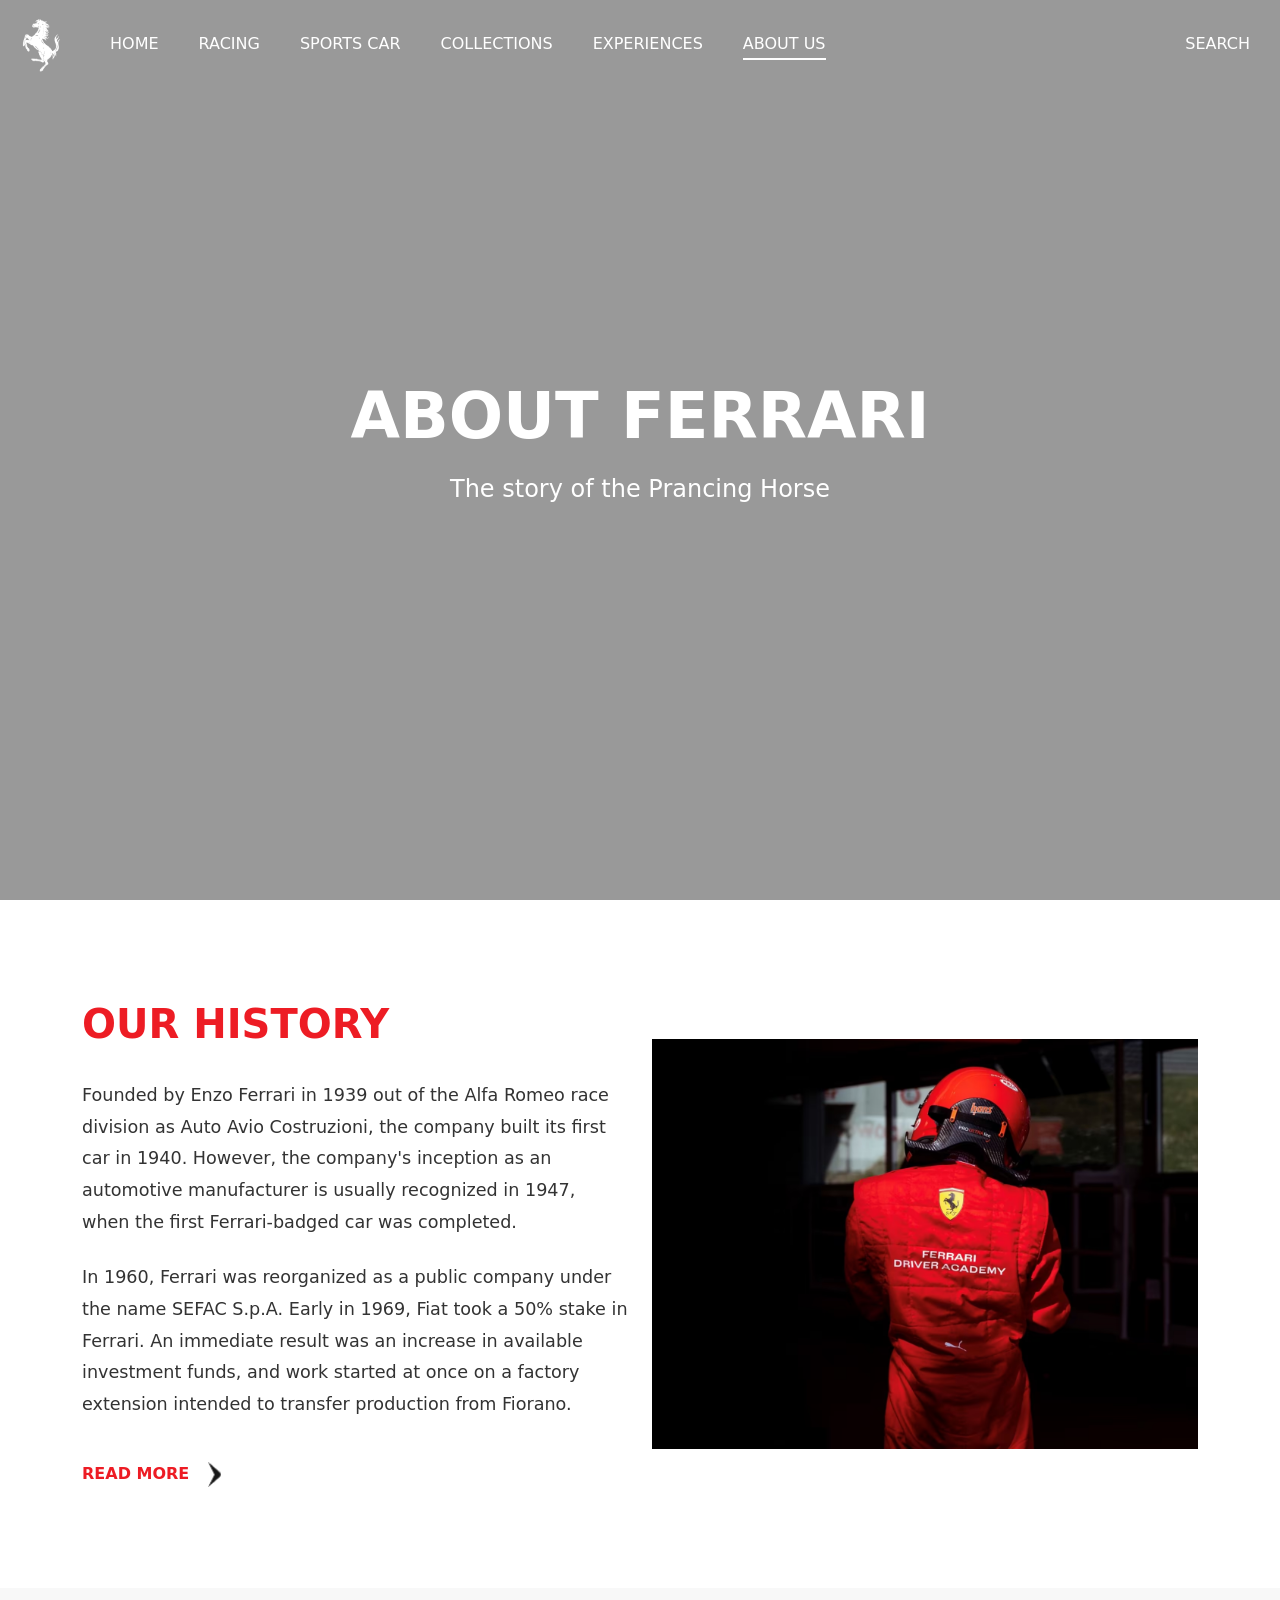
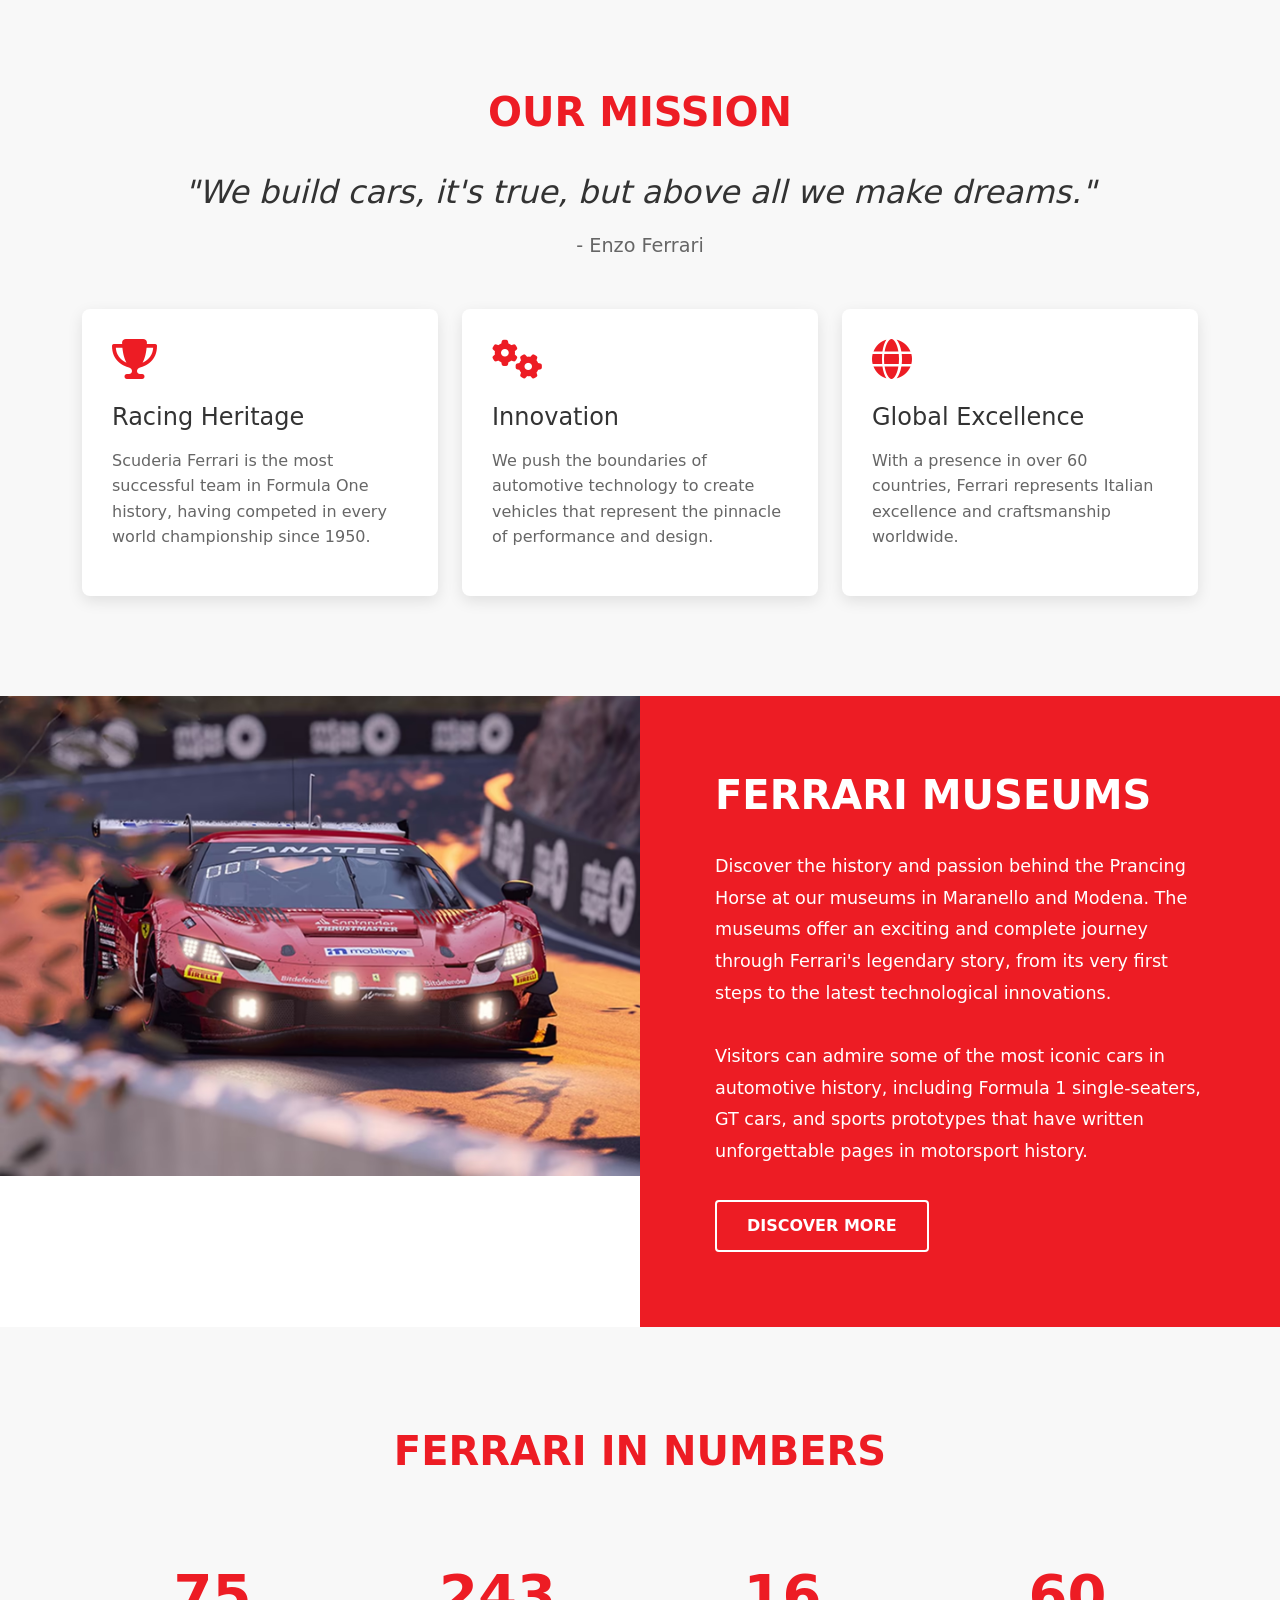
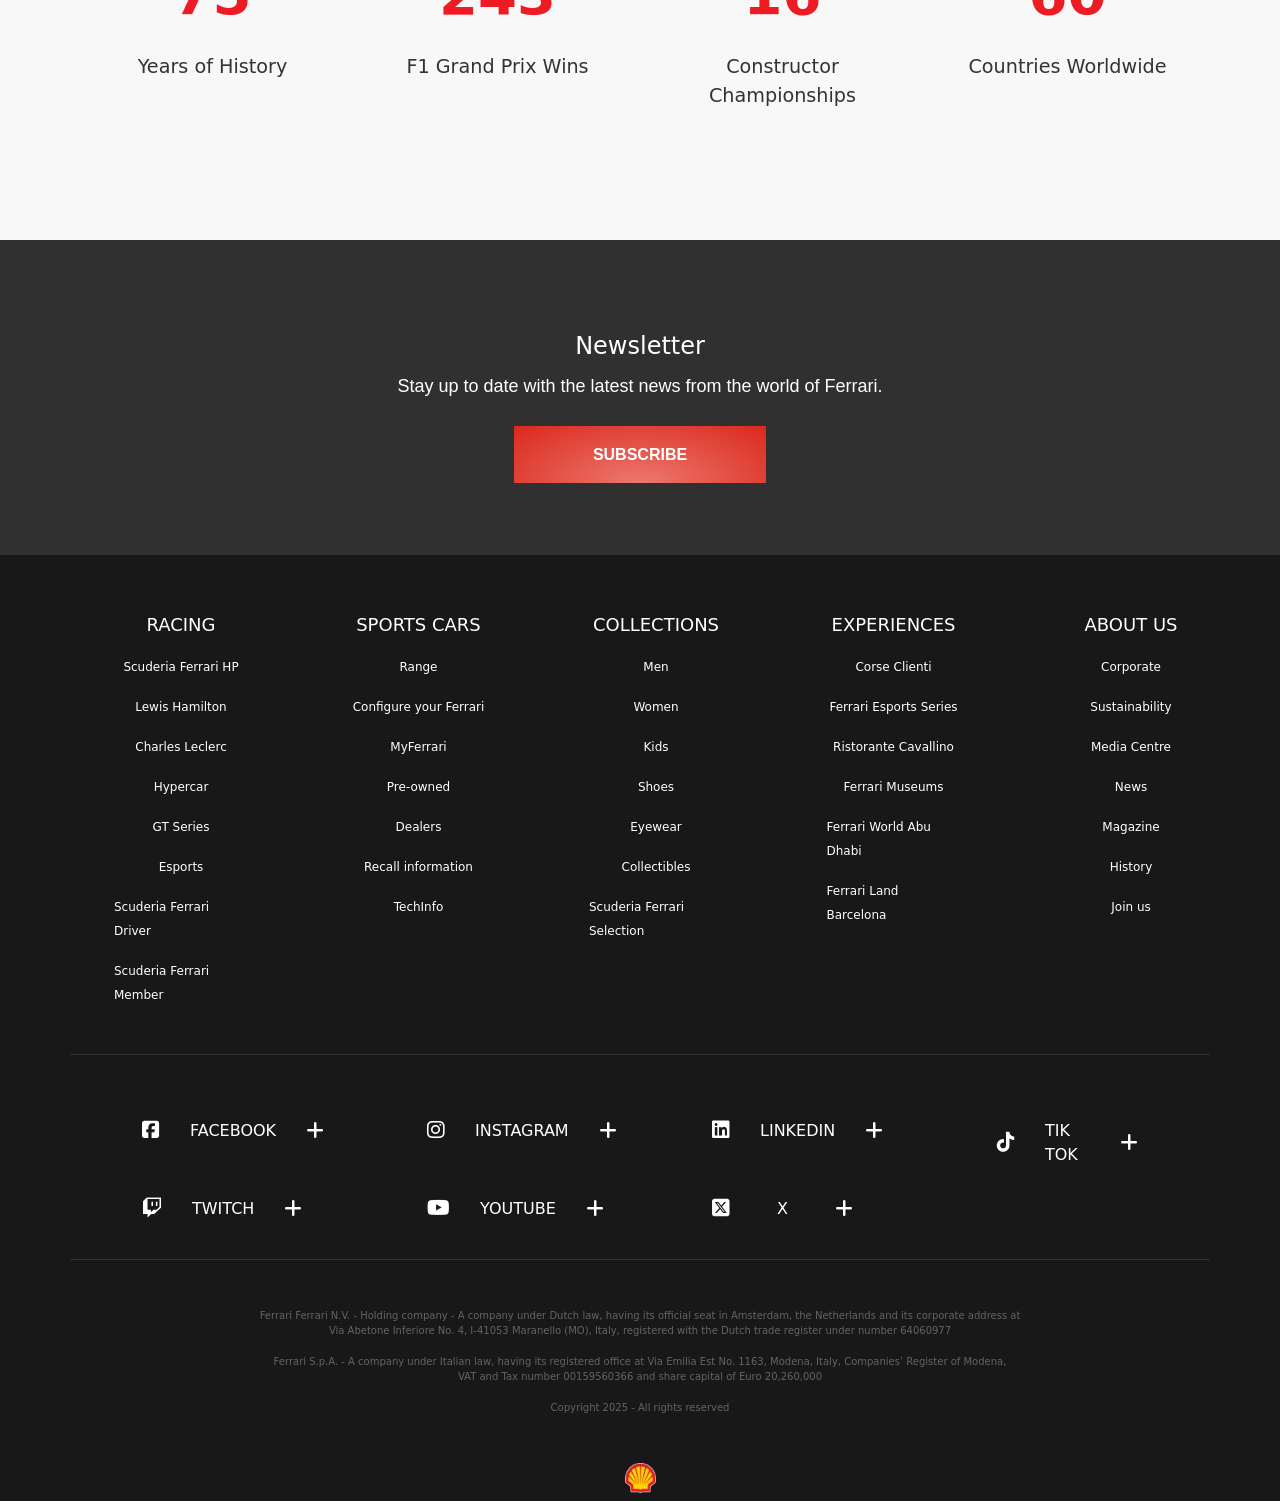
<file: about.html>
<!DOCTYPE html>
<html lang="en" dir="ltr">

<head>
  <meta charset="utf-8">
  <meta name="viewport" content="width=device-width, initial-scale=1.0">
  <title>About Ferrari</title>
  <link rel="stylesheet" href="https://cdnjs.cloudflare.com/ajax/libs/font-awesome/5.14.0/css/all.min.css">
  <link rel="stylesheet" href="style2.css">
  <link rel="stylesheet" href="bootstrap.min.css">
  <link rel="stylesheet" href="https://cdnjs.cloudflare.com/ajax/libs/font-awesome/6.7.2/css/all.min.css">
</head>

<body>

    <header>
        <div class="navigation">
          <div class="navigation-items">
            <div class="brand"><img src="ferrari-white-logo-png-701751694773093vgk42srnym-removebg-preview.png" alt="Ferrari Logo"></div>
            <a href="index.html">HOME</a>
            <a href="racing.html">RACING</a>
            <a href="sprotscar.html">SPORTS CAR</a>
            <a href="#">COLLECTIONS</a>
            <a href="experiences.html">EXPERIENCES</a>
            <a href="about.html" class="active">ABOUT US</a>
          </div>
        </div>
        <div class="search"><a href="#">SEARCH</a></div>
      </header>

  <section class="about-hero">
    <div class="about-video">
      <video src="video1.mp4" autoplay muted loop></video>
      <div class="about-overlay"></div>
    </div>
    <div class="about-content">
      <h1 class="fade-in">ABOUT FERRARI</h1>
      <p class="fade-in">The story of the Prancing Horse</p>
    </div>
  </section>

  <section class="about-history container-fluid">
    <div class="container">
      <div class="row align-items-center">
        <div class="col-md-6">
          <h2>OUR HISTORY</h2>
          <p>Founded by Enzo Ferrari in 1939 out of the Alfa Romeo race division as Auto Avio Costruzioni, the company built its first car in 1940. However, the company's inception as an automotive manufacturer is usually recognized in 1947, when the first Ferrari-badged car was completed.</p>
          <p>In 1960, Ferrari was reorganized as a public company under the name SEFAC S.p.A. Early in 1969, Fiat took a 50% stake in Ferrari. An immediate result was an increase in available investment funds, and work started at once on a factory extension intended to transfer production from Fiorano.</p>
          <a href="#" class="read-more">READ MORE <img src="swip.png" alt=""></a>
        </div>
        <div class="col-md-6">
          <img src="4.avif" alt="Enzo Ferrari" class="img-fluid">
        </div>
      </div>
    </div>
  </section>

  <section class="about-mission container-fluid">
    <div class="container">
      <div class="row">
        <div class="col-12 text-center">
          <h2>OUR MISSION</h2>
          <p class="mission-statement">"We build cars, it's true, but above all we make dreams."</p>
          <p class="mission-author">- Enzo Ferrari</p>
        </div>
      </div>
      <div class="row mission-cards">
        <div class="col-md-4">
          <div class="mission-card">
            <i class="fas fa-trophy"></i>
            <h3>Racing Heritage</h3>
            <p>Scuderia Ferrari is the most successful team in Formula One history, having competed in every world championship since 1950.</p>
          </div>
        </div>
        <div class="col-md-4">
          <div class="mission-card">
            <i class="fas fa-cogs"></i>
            <h3>Innovation</h3>
            <p>We push the boundaries of automotive technology to create vehicles that represent the pinnacle of performance and design.</p>
          </div>
        </div>
        <div class="col-md-4">
          <div class="mission-card">
            <i class="fas fa-globe"></i>
            <h3>Global Excellence</h3>
            <p>With a presence in over 60 countries, Ferrari represents Italian excellence and craftsmanship worldwide.</p>
          </div>
        </div>
      </div>
    </div>
  </section>

  <section class="about-museum container-fluid ps-0 pe-0">
    <div class="container-fluid p-0">
      <div class="row g-0">
        <div class="col-md-6">
          <div class="museum-image">
            <img src="3.avif" alt="Ferrari Museum" class="img-fluid">
          </div>
        </div>
        <div class="col-md-6">
          <div class="museum-content">
            <h2>FERRARI MUSEUMS</h2>
            <p>Discover the history and passion behind the Prancing Horse at our museums in Maranello and Modena. The museums offer an exciting and complete journey through Ferrari's legendary story, from its very first steps to the latest technological innovations.</p>
            <p>Visitors can admire some of the most iconic cars in automotive history, including Formula 1 single-seaters, GT cars, and sports prototypes that have written unforgettable pages in motorsport history.</p>
            <a href="#" class="discover-btn">DISCOVER MORE</a>
          </div>
        </div>
      </div>
    </div>
  </section>


  <section class="about-numbers container-fluid">
    <div class="container">
      <div class="row">
        <div class="col-12 text-center">
          <h2>FERRARI IN NUMBERS</h2>
        </div>
      </div>
      <div class="row stats-row">
        <div class="col-md-3 col-6">
          <div class="stat-card">
            <div class="stat-number" data-count="75">0</div>
            <div class="stat-label">Years of History</div>
          </div>
        </div>
        <div class="col-md-3 col-6">
          <div class="stat-card">
            <div class="stat-number" data-count="243">0</div>
            <div class="stat-label">F1 Grand Prix Wins</div>
          </div>
        </div>
        <div class="col-md-3 col-6">
          <div class="stat-card">
            <div class="stat-number" data-count="16">0</div>
            <div class="stat-label">Constructor Championships</div>
          </div>
        </div>
        <div class="col-md-3 col-6">
          <div class="stat-card">
            <div class="stat-number" data-count="60">0</div>
            <div class="stat-label">Countries Worldwide</div>
          </div>
        </div>
      </div>
    </div>
  </section>


  <section class="news container-fluid pt-4 pb-4">
    <div class="container pt-5 pb-5">
      <div class="row">
       <div class="col-6">
         <h4>Newsletter</h4>
         <p>Stay up to date with the latest news from the world of Ferrari.</p>
         <div id="newsbtn">
         <button class="subscribe">SUBSCRIBE</button>
         </div>
       </div>
      </div>
    </div>
 </section>


 <section class="fotter">
   <div class="container-fluid">

       <div class="container pt-5 pb-4"  id="linkss">
         <div class="row" style="justify-content: space-between;">

           <div class="col-2">
             <ul>
                 <li><a href="" style="font-size: 18px;">RACING</a></li>
                 <li><a href="" class="n">Scuderia Ferrari HP</a></li>
                 <li><a href="" class="n">Lewis Hamilton</a></li>
                 <li><a href="" class="n">Charles Leclerc</a></li>
                 <li><a href="" class="n">Hypercar</a></li>
                 <li><a href="" class="n">GT Series</a></li>
                 <li><a href="" class="n">Esports</a></li>
                 <li><a href="" class="n">Scuderia Ferrari Driver</a></li>
                 <li><a href="" class="n">Scuderia Ferrari Member</a></li>
             </ul>
           </div>

           <div class="col-2">
             <ul>
                 <li><a href="" style="font-size: 18px;">SPORTS CARS</a></li>
                 <li><a href="" class="n">Range</a></li>
                 <li><a href="" class="n">Configure your Ferrari</a></li>
                 <li><a href="" class="n">MyFerrari</a></li>
                 <li><a href="" class="n">Pre-owned</a></li>
                 <li><a href="" class="n">Dealers</a></li>
                 <li><a href="" class="n">Recall information</a></li>
                 <li><a href="" class="n">TechInfo</a></li>
             </ul>
           </div>

           <div class="col-2">
             <ul>
                 <li><a href="" style="font-size: 18px;">COLLECTIONS</a></li>
                 <li><a href="" class="n">Men</a></li>
                 <li><a href="" class="n">Women</a></li>
                 <li><a href="" class="n">Kids</a></li>
                 <li><a href="" class="n">Shoes</a></li>
                 <li><a href="" class="n">Eyewear</a></li>
                 <li><a href="" class="n">Collectibles</a></li>
                 <li><a href="" class="n">Scuderia Ferrari Selection</a></li>
             </ul>
           </div>

           <div class="col-2">
             <ul>
                 <li><a href="" style="font-size: 18px;">EXPERIENCES</a></li>
                 <li><a href="" class="n">Corse Clienti</a></li>
                 <li><a href="" class="n">Ferrari Esports Series</a></li>
                 <li><a href="" class="n">Ristorante Cavallino</a></li>
                 <li><a href="" class="n">Ferrari Museums</a></li>
                 <li><a href="" class="n">Ferrari World Abu Dhabi</a></li>
                 <li><a href="" class="n">Ferrari Land Barcelona</a></li>
             </ul>
           </div>

           <div class="col-2">
             <ul>
                 <li><a href="" style="font-size: 18px;">ABOUT US</a></li>
                 <li><a href="" class="n">Corporate</a></li>
                 <li><a href="" class="n">Sustainability</a></li>
                 <li><a href="" class="n">Media Centre</a></li>
                 <li><a href="" class="n">News</a></li>
                 <li><a href="" class="n">Magazine</a></li>
                 <li><a href="" class="n">History</a></li>
                 <li><a href="" class="n">Join us</a></li>
             </ul>
           </div>

         </div>

       </div>

       <div class="container pt-5 pb-4" style="border-bottom: 1px solid #303030;">
          <div class="row">

           <div class="col-3">
             <div class="social">
               <i class="fa-brands fa-square-facebook"></i>
               <p>FACEBOOK</p>
               <i class="fa-solid fa-plus"></i>
             </div>  
           </div>

           <div class="col-3">
             <div class="social">
               <i class="fa-brands fa-instagram"></i>
               <p>INSTAGRAM</p>
               <i class="fa-solid fa-plus"></i>
             </div>  
           </div>

           <div class="col-3">
             <div class="social">
               <i class="fa-brands fa-linkedin"></i>
               <p>LINKEDIN</p>
               <i class="fa-solid fa-plus"></i>
             </div>  
           </div>

           <div class="col-3">
             <div class="social">
               <i class="fa-brands fa-tiktok"></i>
               <p>TIK TOK</p>
               <i class="fa-solid fa-plus"></i>
             </div>  
           </div>

           <div class="col-3">
             <div class="social">
               <i class="fa-brands fa-twitch"></i>
               <p>TWITCH</p>
               <i class="fa-solid fa-plus"></i>
             </div>  
           </div>

           <div class="col-3">
             <div class="social">
               <i class="fa-brands fa-youtube"></i>
               <p>YOUTUBE</p>
               <i class="fa-solid fa-plus"></i>
             </div>  
           </div>

           <div class="col-3">
             <div class="social">
               <i class="fa-brands fa-square-x-twitter"></i>
               <p>X</p>
               <i class="fa-solid fa-plus"></i>
             </div>  
           </div>

          </div>
       </div>

       <div class="container pt-5 pb-4 copyright">
           <p>Ferrari
             Ferrari N.V. - Holding company - A company under Dutch law, having its official seat in Amsterdam, the Netherlands and its corporate address at <br> Via Abetone Inferiore No. 4,
              I-41053 Maranello (MO), Italy, registered with the Dutch trade register under number 64060977
           </p>
           <p>
             Ferrari S.p.A. - A company under Italian law, having its registered office at Via Emilia Est No. 1163, Modena, Italy, Companies’ Register of Modena, <br> VAT and Tax number
              00159560366 and share capital of Euro 20,260,000
           </p>
           <p>Copyright 2025 - All rights reserved</p>
       </div>

       <div class="container pt-2 pb-2">
         <div class="row" style="justify-content: center;">
         <img src="5ca48a335d32fb0b9e2ac5b3-shell.avif" alt="" style="width: 55px;">
         </div>
       </div>

   </div>  
 </section>

  <script src="script.js"></script>
  <script src="bootstrap.bundle.min.js"></script>
  <script>
    // Counter animation for stats
    document.addEventListener('DOMContentLoaded', function() {
      const counters = document.querySelectorAll('.stat-number');
      const speed = 200;
      
      counters.forEach(counter => {
        const target = +counter.getAttribute('data-count');
        const count = +counter.innerText;
        const increment = target / speed;
        
        if(count < target) {
          counter.innerText = Math.ceil(count + increment);
          setTimeout(updateCount, 1);
        } else {
          counter.innerText = target;
        }
        
        function updateCount() {
          const count = +counter.innerText;
          const increment = target / speed;
          
          if(count < target) {
            counter.innerText = Math.ceil(count + increment);
            setTimeout(updateCount, 1);
          } else {
            counter.innerText = target;
          }
        }
      });
    });
  </script>
</body>
</html>
</file>
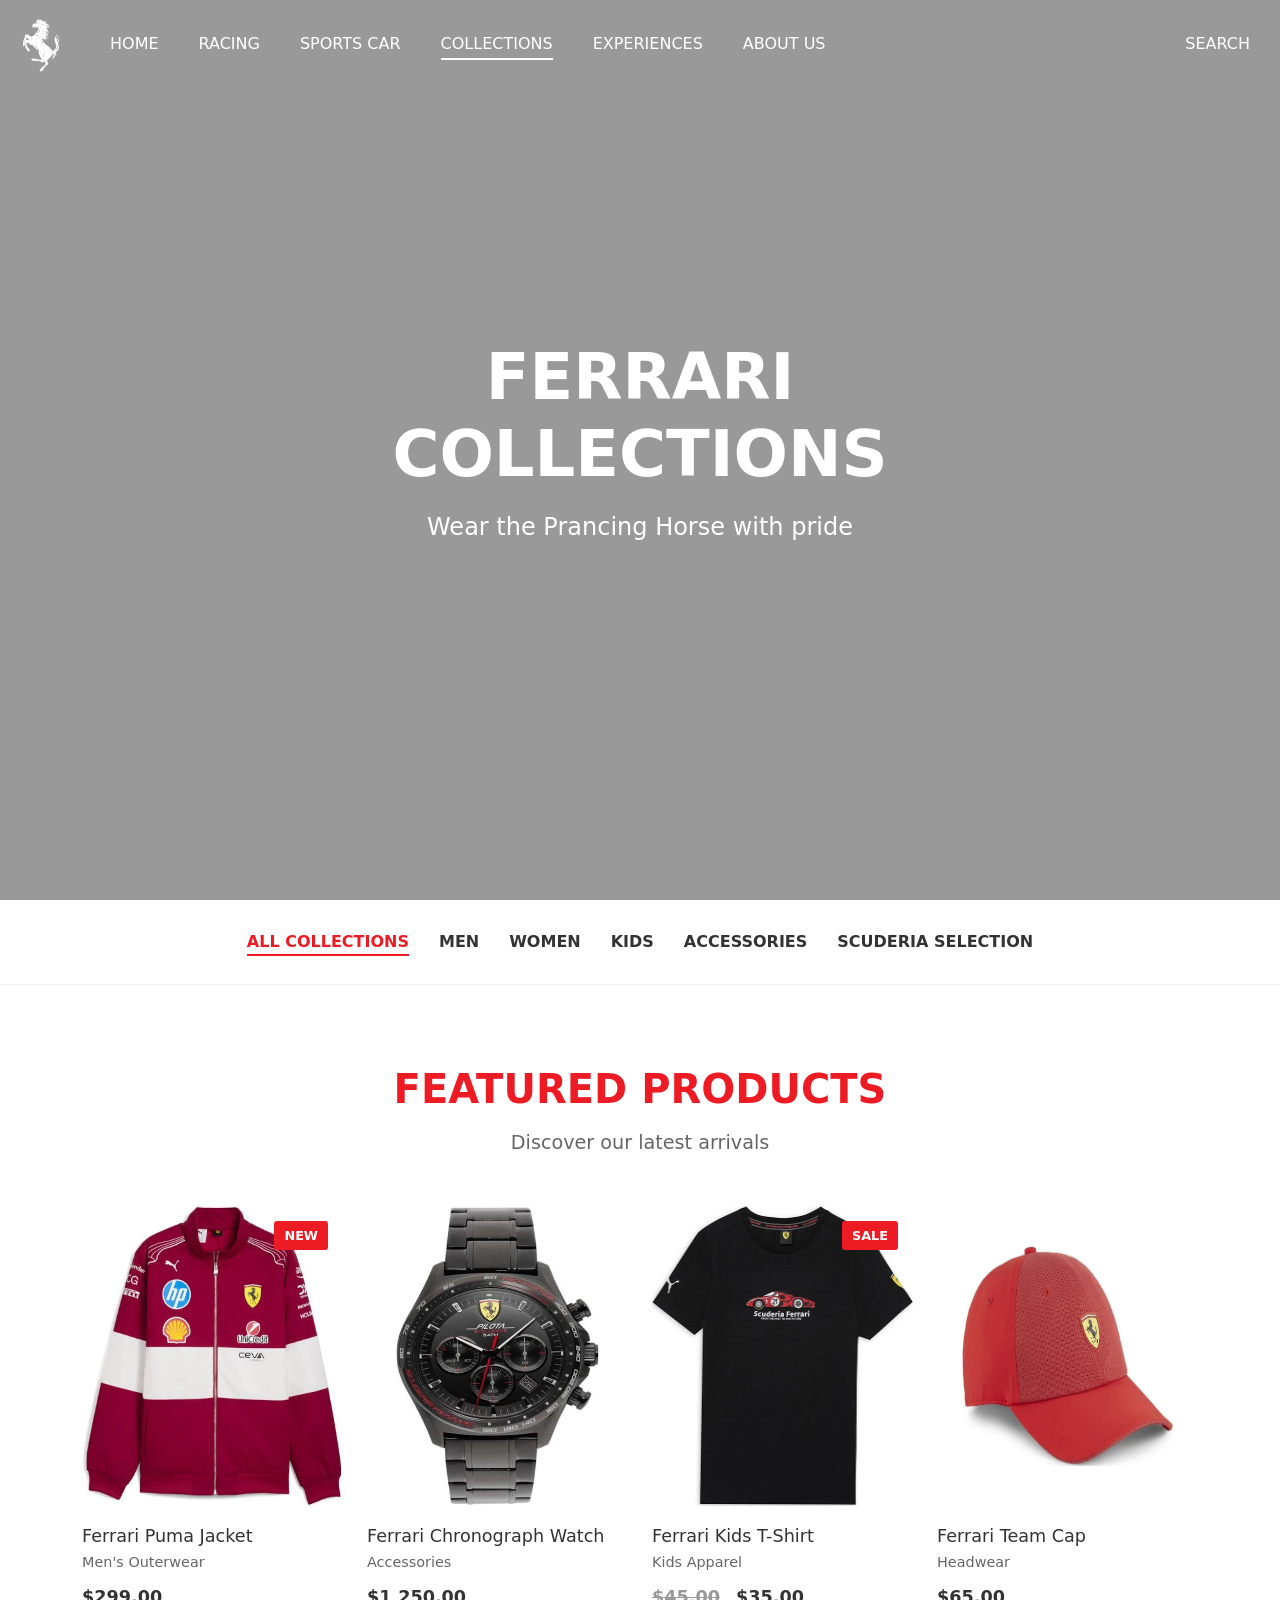
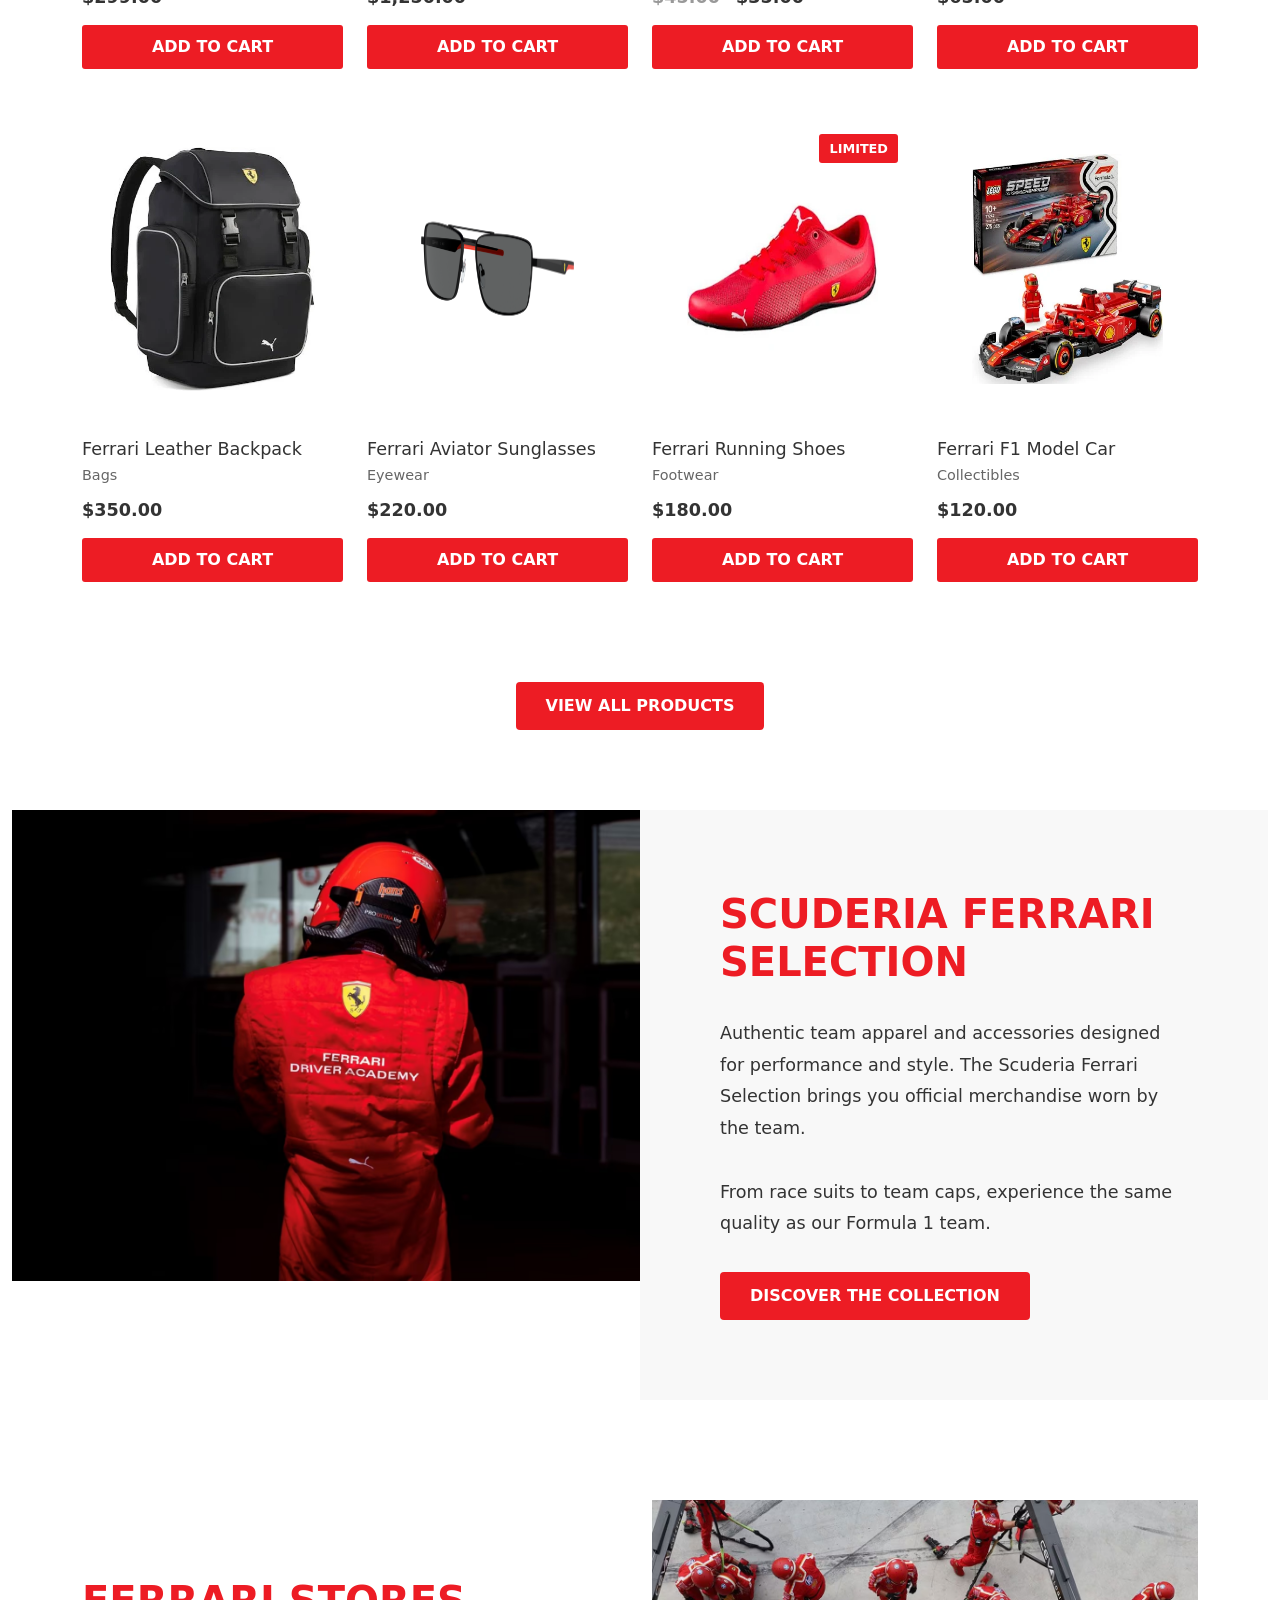
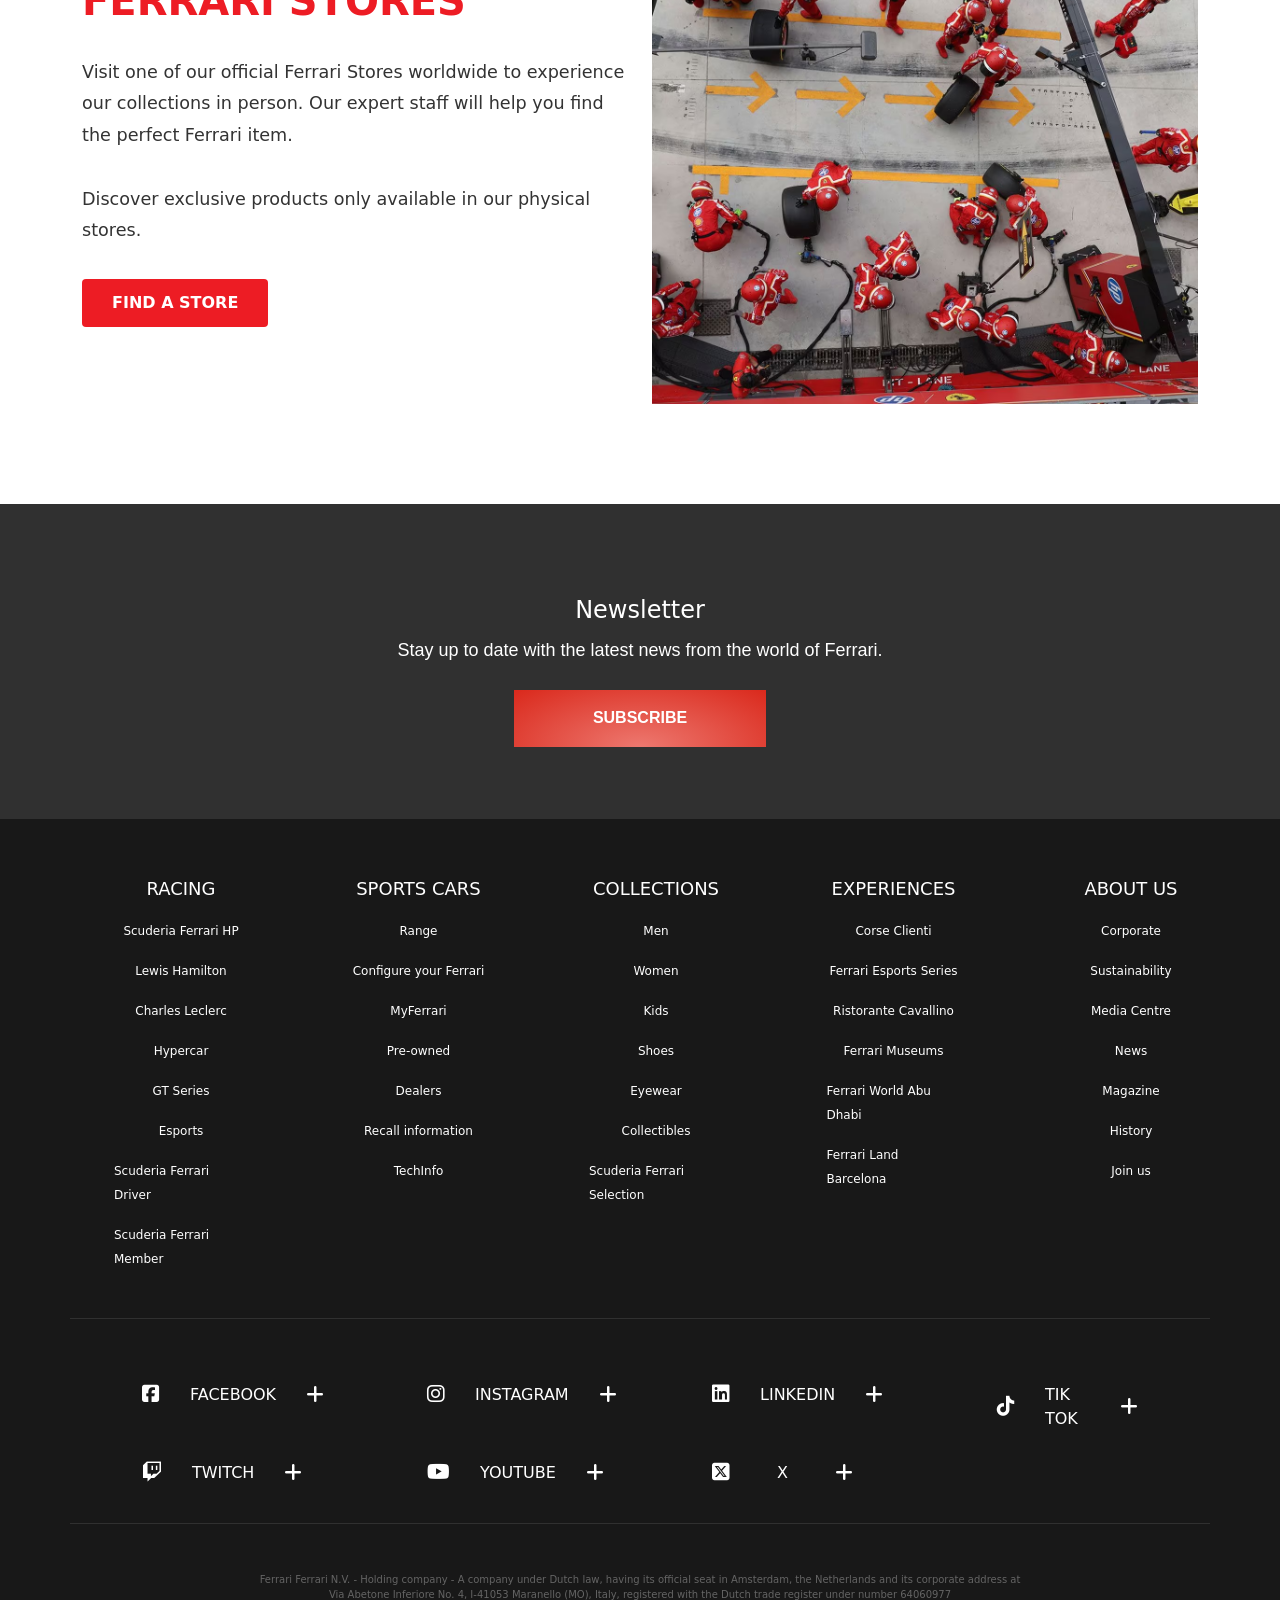
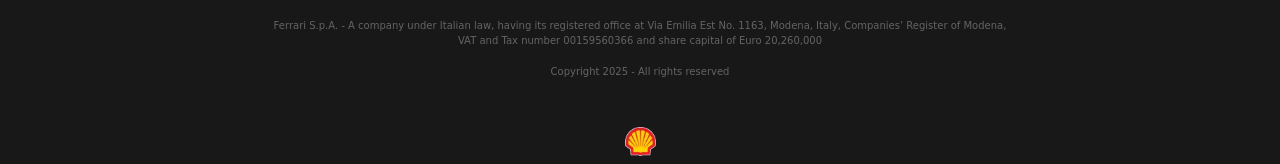
<file: collections.html>
<!DOCTYPE html>
<html lang="en" dir="ltr">

<head>
  <meta charset="utf-8">
  <meta name="viewport" content="width=device-width, initial-scale=1.0">
  <title>Ferrari Collections</title>
  <link rel="stylesheet" href="https://cdnjs.cloudflare.com/ajax/libs/font-awesome/5.14.0/css/all.min.css">
  <link rel="stylesheet" href="style4.css">
  <link rel="stylesheet" href="bootstrap.min.css">
  <link rel="stylesheet" href="https://cdnjs.cloudflare.com/ajax/libs/font-awesome/6.7.2/css/all.min.css">
</head>

<body>
        
    <header>
        <div class="navigation">
          <div class="navigation-items">
            <div class="brand"><img src="ferrari-white-logo-png-701751694773093vgk42srnym-removebg-preview.png" alt="Ferrari Logo"></div>
            <a href="index.html">HOME</a>
            <a href="racing.html">RACING</a>
            <a href="sprotscar.html">SPORTS CAR</a>
            <a href="#" class="active">COLLECTIONS</a>
            <a href="experiences.html">EXPERIENCES</a>
            <a href="about.html">ABOUT US</a>
          </div>
        </div>
        <div class="search"><a href="#">SEARCH</a></div>
      </header>
    
      <section class="collections-hero">
        <div class="collections-video">
          <video src="video3.mp4" autoplay muted loop></video>
          <div class="collections-overlay"></div>
        </div>
        <div class="collections-content">
          <h1 class="fade-in">FERRARI COLLECTIONS</h1>
          <p class="fade-in">Wear the Prancing Horse with pride</p>
        </div>
  </section>

  <section class="collections-menu container-fluid">
    <div class="container">
      <div class="row">
        <div class="col-12">
          <ul class="collections-nav">
            <li><a href="#" class="active">ALL COLLECTIONS</a></li>
            <li><a href="#">MEN</a></li>
            <li><a href="#">WOMEN</a></li>
            <li><a href="#">KIDS</a></li>
            <li><a href="#">ACCESSORIES</a></li>
            <li><a href="#">SCUDERIA SELECTION</a></li>
          </ul>
        </div>
      </div>
    </div>
  </section>

  <section class="featured-products container-fluid">
    <div class="container">
      <div class="row">
        <div class="col-12 text-center">
          <h2>FEATURED PRODUCTS</h2>
          <p class="featured-intro">Discover our latest arrivals</p>
        </div>
      </div>
      
      <div class="row products-grid">
        <!-- Product 1 -->
        <div class="col-lg-3 col-md-6">
          <div class="product-card">
            <div class="product-image">
              <img src="shopping.webp" alt="Ferrari Puma Jacket" class="img-fluid">
              <div class="product-badge">NEW</div>
              <div class="product-actions">
                <button class="quick-view">QUICK VIEW</button>
                <button class="wishlist"><i class="far fa-heart"></i></button>
              </div>
            </div>
            <div class="product-info">
              <h3>Ferrari Puma Jacket</h3>
              <p class="product-category">Men's Outerwear</p>
              <p class="product-price">$299.00</p>
              <button class="add-to-cart">ADD TO CART</button>
            </div>
          </div>
        </div>
        
        <!-- Product 2 -->
        <div class="col-lg-3 col-md-6">
          <div class="product-card">
            <div class="product-image">
              <img style="padding:0 28px;" src="shopping (1).webp" alt="Ferrari Chronograph Watch" class="img-fluid">
              <div class="product-actions">
                <button class="quick-view">QUICK VIEW</button>
                <button class="wishlist"><i class="far fa-heart"></i></button>
              </div>
            </div>
            <div class="product-info">
              <h3>Ferrari Chronograph Watch</h3>
              <p class="product-category">Accessories</p>
              <p class="product-price">$1,250.00</p>
              <button class="add-to-cart">ADD TO CART</button>
            </div>
          </div>
        </div>
        
        <!-- Product 3 -->
        <div class="col-lg-3 col-md-6">
          <div class="product-card">
            <div class="product-image">
              <img  src="shopping (2).webp" alt="Ferrari Kids T-Shirt" class="img-fluid">
              <div class="product-badge">SALE</div>
              <div class="product-actions">
                <button class="quick-view">QUICK VIEW</button>
                <button class="wishlist"><i class="far fa-heart"></i></button>
              </div>
            </div>
            <div class="product-info">
              <h3>Ferrari Kids T-Shirt</h3>
              <p class="product-category">Kids Apparel</p>
              <p class="product-price"><span class="old-price">$45.00</span> $35.00</p>
              <button class="add-to-cart">ADD TO CART</button>
            </div>
          </div>
        </div>
        
        <!-- Product 4 -->
        <div class="col-lg-3 col-md-6">
          <div class="product-card">
            <div class="product-image">
              <img style="padding: 40px 25px;" src="shopping (3).webp" alt="Ferrari Team Cap" class="img-fluid">
              <div class="product-actions">
                <button class="quick-view">QUICK VIEW</button>
                <button class="wishlist"><i class="far fa-heart"></i></button>
              </div>
            </div>
            <div class="product-info">
              <h3>Ferrari Team Cap</h3>
              <p class="product-category">Headwear</p>
              <p class="product-price">$65.00</p>
              <button class="add-to-cart">ADD TO CART</button>
            </div>
          </div>
        </div>
        
        <!-- Product 5 -->
        <div class="col-lg-3 col-md-6">
          <div class="product-card">
            <div class="product-image">
              <img style="padding: 28px;" src="shopping (4).webp" alt="Ferrari Leather Backpack" class="img-fluid">
              <div class="product-actions">
                <button class="quick-view">QUICK VIEW</button>
                <button class="wishlist"><i class="far fa-heart"></i></button>
              </div>
            </div>
            <div class="product-info">
              <h3>Ferrari Leather Backpack</h3>
              <p class="product-category">Bags</p>
              <p class="product-price">$350.00</p>
              <button class="add-to-cart">ADD TO CART</button>
            </div>
          </div>
        </div>
        
        <!-- Product 6 -->
        <div class="col-lg-3 col-md-6">
          <div class="product-card">
            <div class="product-image">
              <img  style="padding: 35px;"  src="Ferrari-Sunglasses-FZ5001-101-87-qtfw1500fh937.webp" alt="Ferrari Aviator Sunglasses" class="img-fluid">
              <div class="product-actions">
                <button class="quick-view">QUICK VIEW</button>
                <button class="wishlist"><i class="far fa-heart"></i></button>
              </div>
            </div>
            <div class="product-info">
              <h3>Ferrari Aviator Sunglasses</h3>
              <p class="product-category">Eyewear</p>
              <p class="product-price">$220.00</p>
              <button class="add-to-cart">ADD TO CART</button>
            </div>
          </div>
        </div>
        
        <!-- Product 7 -->
        <div class="col-lg-3 col-md-6">
          <div class="product-card">
            <div class="product-image">
              <img style="padding: 35px;"  src="shopping (6).webp" alt="Ferrari Running Shoes" class="img-fluid">
              <div class="product-badge">LIMITED</div>
              <div class="product-actions">
                <button class="quick-view">QUICK VIEW</button>
                <button class="wishlist"><i class="far fa-heart"></i></button>
              </div>
            </div>
            <div class="product-info">
              <h3>Ferrari Running Shoes</h3>
              <p class="product-category">Footwear</p>
              <p class="product-price">$180.00</p>
              <button class="add-to-cart">ADD TO CART</button>
            </div>
          </div>
        </div>
        
        <!-- Product 8 -->
        <div class="col-lg-3 col-md-6">
          <div class="product-card">
            <div class="product-image">
              <img style="padding: 35px;"  src="shopping (7).webp" alt="Ferrari F1 Model Car" class="img-fluid">
              <div class="product-actions">
                <button class="quick-view">QUICK VIEW</button>
                <button class="wishlist"><i class="far fa-heart"></i></button>
              </div>
            </div>
            <div class="product-info">
              <h3>Ferrari F1 Model Car</h3>
              <p class="product-category">Collectibles</p>
              <p class="product-price">$120.00</p>
              <button class="add-to-cart">ADD TO CART</button>
            </div>
          </div>
        </div>
      </div>
      
      <div class="row">
        <div class="col-12 text-center">
          <a href="#" class="view-all-btn">VIEW ALL PRODUCTS</a>
        </div>
      </div>
    </div>
  </section>

  <section class="collections-banner container-fluid">
    <div class="container-fluid p-0">
      <div class="row g-0">
        <div class="col-md-6">
          <div class="banner-image">
            <img src="4.avif" alt="Scuderia Collection" class="img-fluid">
          </div>
        </div>
        <div class="col-md-6">
          <div class="banner-content">
            <h2>SCUDERIA FERRARI SELECTION</h2>
            <p>Authentic team apparel and accessories designed for performance and style. The Scuderia Ferrari Selection brings you official merchandise worn by the team.</p>
            <p>From race suits to team caps, experience the same quality as our Formula 1 team.</p>
            <a href="#" class="discover-btn">DISCOVER THE COLLECTION</a>
          </div>
        </div>
      </div>
    </div>
  </section>

  <section class="collections-cta container-fluid">
    <div class="container">
      <div class="row align-items-center">
        <div class="col-md-6">
          <h2>FERRARI STORES</h2>
          <p>Visit one of our official Ferrari Stores worldwide to experience our collections in person. Our expert staff will help you find the perfect Ferrari item.</p>
          <p>Discover exclusive products only available in our physical stores.</p>
          <a href="#" class="store-locator-btn">FIND A STORE</a>
        </div>
        <div class="col-md-6">
          <img src="1.avif" alt="Ferrari Store" class="img-fluid">
        </div>
      </div>
    </div>
  </section>

  <section class="news container-fluid pt-4 pb-4">
    <div class="container pt-5 pb-5">
      <div class="row">
       <div class="col-6">
         <h4>Newsletter</h4>
         <p>Stay up to date with the latest news from the world of Ferrari.</p>
         <div id="newsbtn">
         <button class="subscribe">SUBSCRIBE</button>
         </div>
       </div>
      </div>
    </div>
  </section>

 
  <section class="fotter">
    <div class="container-fluid">

        <div class="container pt-5 pb-4"  id="linkss">
          <div class="row" style="justify-content: space-between;">

            <div class="col-2">
              <ul>
                  <li><a href="" style="font-size: 18px;">RACING</a></li>
                  <li><a href="" class="n">Scuderia Ferrari HP</a></li>
                  <li><a href="" class="n">Lewis Hamilton</a></li>
                  <li><a href="" class="n">Charles Leclerc</a></li>
                  <li><a href="" class="n">Hypercar</a></li>
                  <li><a href="" class="n">GT Series</a></li>
                  <li><a href="" class="n">Esports</a></li>
                  <li><a href="" class="n">Scuderia Ferrari Driver</a></li>
                  <li><a href="" class="n">Scuderia Ferrari Member</a></li>
              </ul>
            </div>

            <div class="col-2">
              <ul>
                  <li><a href="" style="font-size: 18px;">SPORTS CARS</a></li>
                  <li><a href="" class="n">Range</a></li>
                  <li><a href="" class="n">Configure your Ferrari</a></li>
                  <li><a href="" class="n">MyFerrari</a></li>
                  <li><a href="" class="n">Pre-owned</a></li>
                  <li><a href="" class="n">Dealers</a></li>
                  <li><a href="" class="n">Recall information</a></li>
                  <li><a href="" class="n">TechInfo</a></li>
              </ul>
            </div>

            <div class="col-2">
              <ul>
                  <li><a href="" style="font-size: 18px;">COLLECTIONS</a></li>
                  <li><a href="" class="n">Men</a></li>
                  <li><a href="" class="n">Women</a></li>
                  <li><a href="" class="n">Kids</a></li>
                  <li><a href="" class="n">Shoes</a></li>
                  <li><a href="" class="n">Eyewear</a></li>
                  <li><a href="" class="n">Collectibles</a></li>
                  <li><a href="" class="n">Scuderia Ferrari Selection</a></li>
              </ul>
            </div>

            <div class="col-2">
              <ul>
                  <li><a href="" style="font-size: 18px;">EXPERIENCES</a></li>
                  <li><a href="" class="n">Corse Clienti</a></li>
                  <li><a href="" class="n">Ferrari Esports Series</a></li>
                  <li><a href="" class="n">Ristorante Cavallino</a></li>
                  <li><a href="" class="n">Ferrari Museums</a></li>
                  <li><a href="" class="n">Ferrari World Abu Dhabi</a></li>
                  <li><a href="" class="n">Ferrari Land Barcelona</a></li>
              </ul>
            </div>

            <div class="col-2">
              <ul>
                  <li><a href="" style="font-size: 18px;">ABOUT US</a></li>
                  <li><a href="" class="n">Corporate</a></li>
                  <li><a href="" class="n">Sustainability</a></li>
                  <li><a href="" class="n">Media Centre</a></li>
                  <li><a href="" class="n">News</a></li>
                  <li><a href="" class="n">Magazine</a></li>
                  <li><a href="" class="n">History</a></li>
                  <li><a href="" class="n">Join us</a></li>
              </ul>
            </div>

          </div>

        </div>

        <div class="container pt-5 pb-4" style="border-bottom: 1px solid #303030;">
           <div class="row">

            <div class="col-3">
              <div class="social">
                <i class="fa-brands fa-square-facebook"></i>
                <p>FACEBOOK</p>
                <i class="fa-solid fa-plus"></i>
              </div>  
            </div>

            <div class="col-3">
              <div class="social">
                <i class="fa-brands fa-instagram"></i>
                <p>INSTAGRAM</p>
                <i class="fa-solid fa-plus"></i>
              </div>  
            </div>

            <div class="col-3">
              <div class="social">
                <i class="fa-brands fa-linkedin"></i>
                <p>LINKEDIN</p>
                <i class="fa-solid fa-plus"></i>
              </div>  
            </div>

            <div class="col-3">
              <div class="social">
                <i class="fa-brands fa-tiktok"></i>
                <p>TIK TOK</p>
                <i class="fa-solid fa-plus"></i>
              </div>  
            </div>

            <div class="col-3">
              <div class="social">
                <i class="fa-brands fa-twitch"></i>
                <p>TWITCH</p>
                <i class="fa-solid fa-plus"></i>
              </div>  
            </div>

            <div class="col-3">
              <div class="social">
                <i class="fa-brands fa-youtube"></i>
                <p>YOUTUBE</p>
                <i class="fa-solid fa-plus"></i>
              </div>  
            </div>

            <div class="col-3">
              <div class="social">
                <i class="fa-brands fa-square-x-twitter"></i>
                <p>X</p>
                <i class="fa-solid fa-plus"></i>
              </div>  
            </div>

           </div>
        </div>

        <div class="container pt-5 pb-4 copyright">
            <p>Ferrari
              Ferrari N.V. - Holding company - A company under Dutch law, having its official seat in Amsterdam, the Netherlands and its corporate address at <br> Via Abetone Inferiore No. 4,
               I-41053 Maranello (MO), Italy, registered with the Dutch trade register under number 64060977
            </p>
            <p>
              Ferrari S.p.A. - A company under Italian law, having its registered office at Via Emilia Est No. 1163, Modena, Italy, Companies’ Register of Modena, <br> VAT and Tax number
               00159560366 and share capital of Euro 20,260,000
            </p>
            <p>Copyright 2025 - All rights reserved</p>
        </div>

        <div class="container pt-2 pb-2">
          <div class="row" style="justify-content: center;">
          <img src="5ca48a335d32fb0b9e2ac5b3-shell.avif" alt="" style="width: 55px;">
          </div>
        </div>

    </div>  
  </section>

  <script src="script.js"></script>
  <script src="bootstrap.bundle.min.js"></script>
</body>
</html>
</file>
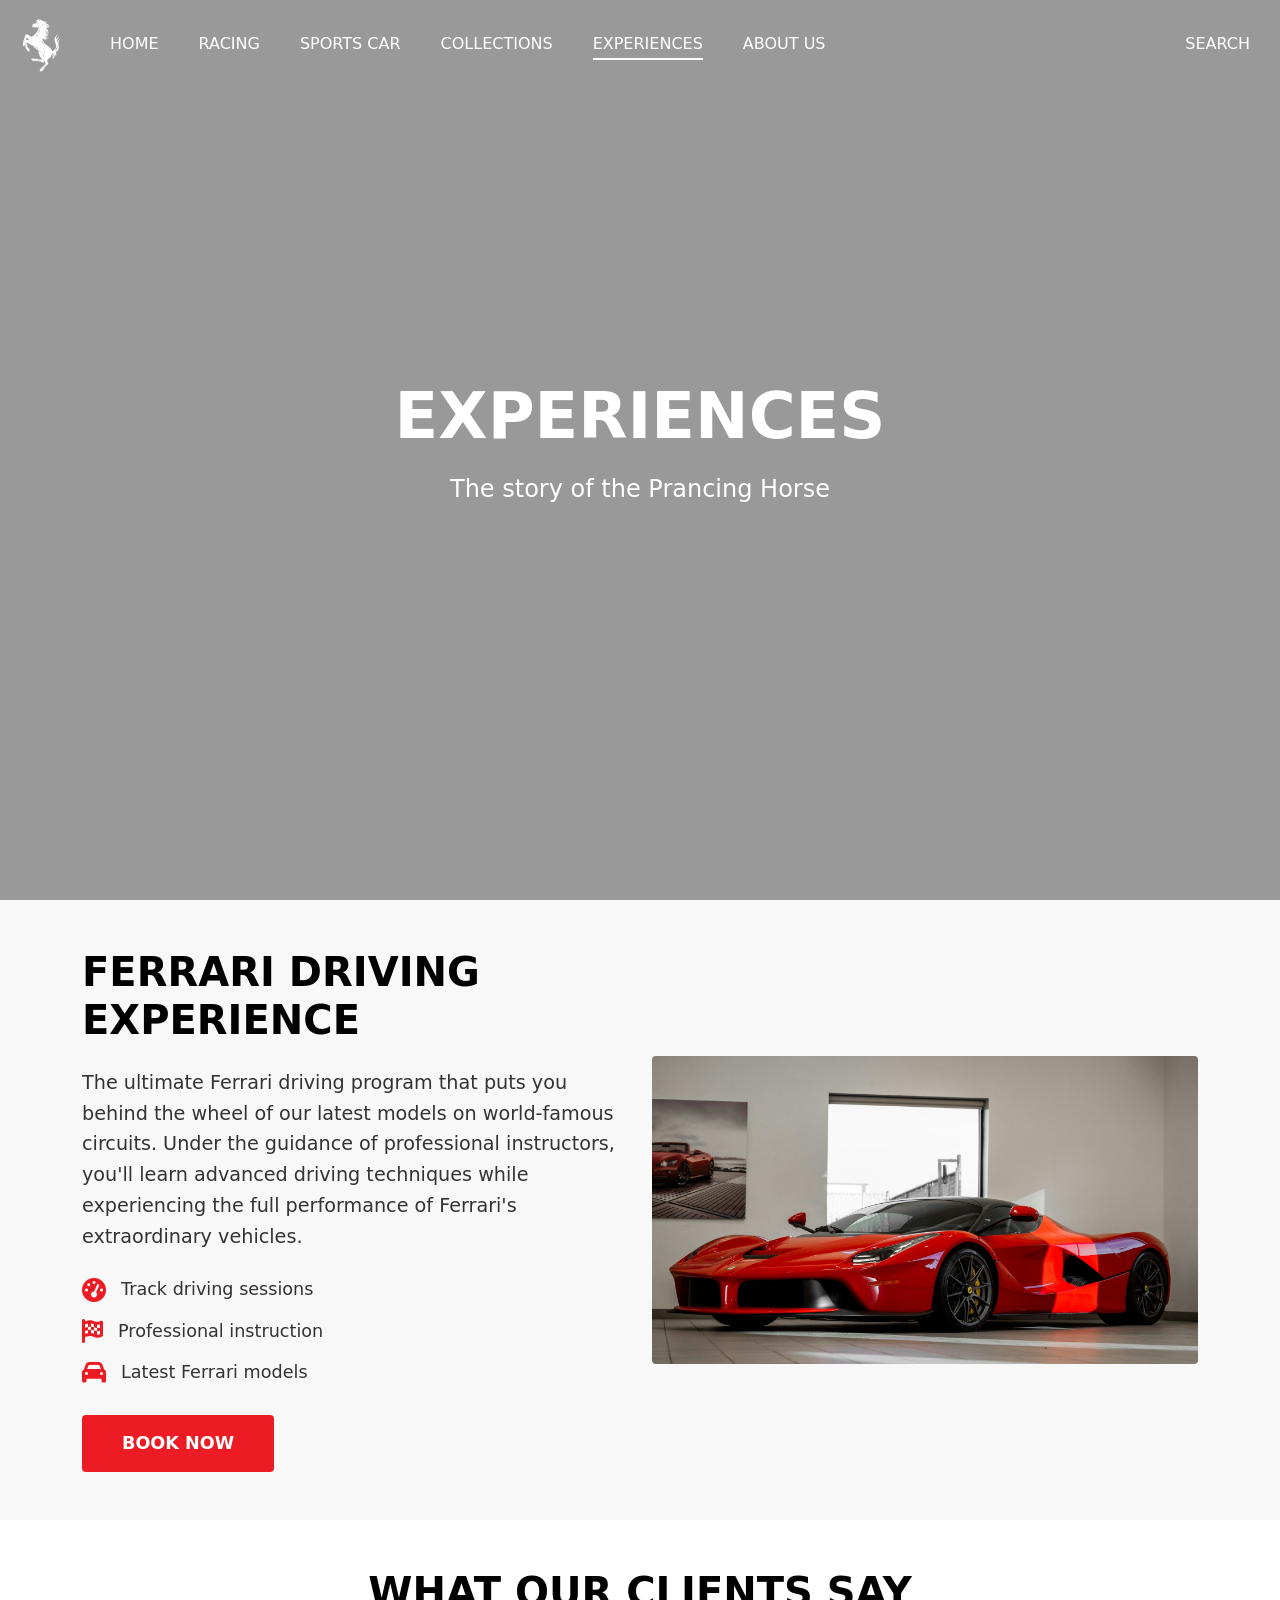
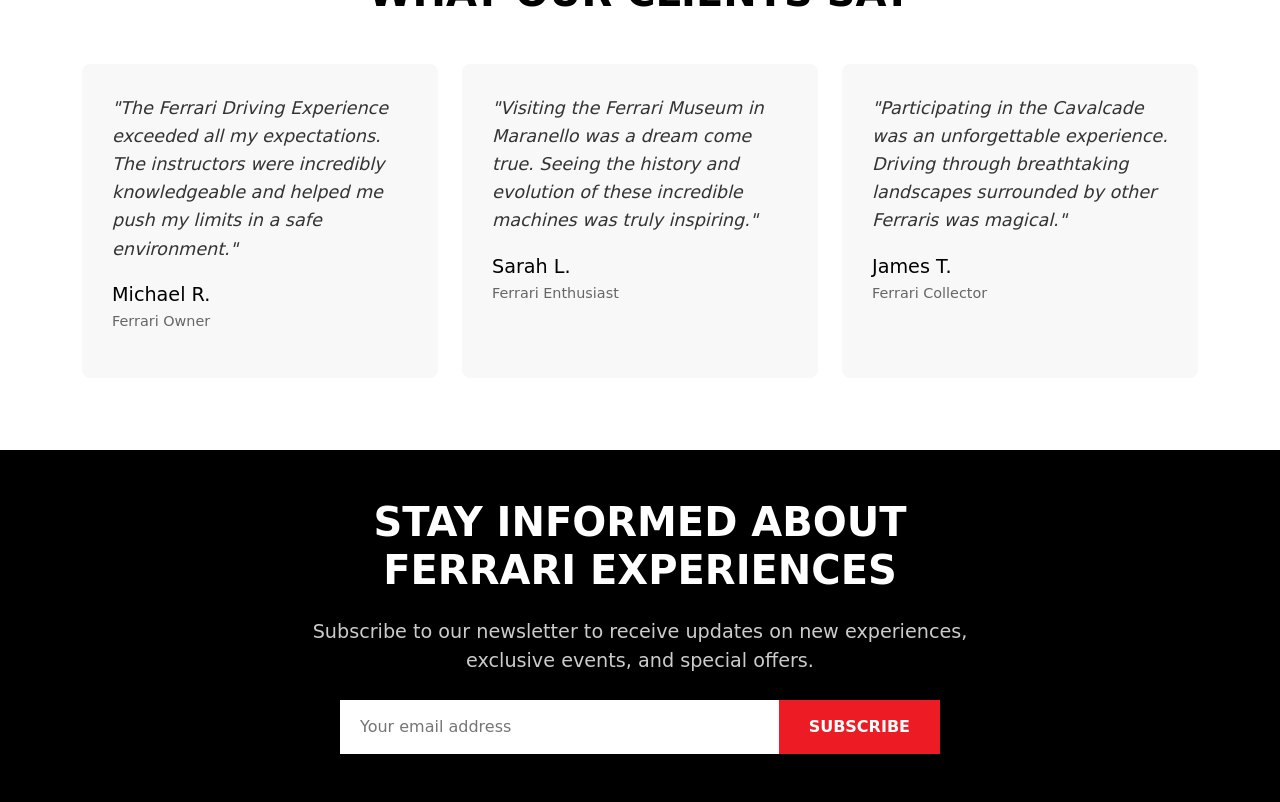
<file: experiences.html>
<!DOCTYPE html>
<html lang="en" dir="ltr">

<head>
  <meta charset="utf-8">
  <meta name="viewport" content="width=device-width, initial-scale=1.0">
  <title>Ferrari Experiences</title>
  <link rel="stylesheet" href="https://cdnjs.cloudflare.com/ajax/libs/font-awesome/5.14.0/css/all.min.css">
  <link rel="stylesheet" href="style5.css">
  <link rel="stylesheet" href="bootstrap.min.css">
  <link rel="stylesheet" href="https://cdnjs.cloudflare.com/ajax/libs/font-awesome/6.7.2/css/all.min.css">
</head>

<body>
    <header>
        <div class="navigation">
          <div class="navigation-items">
            <div class="brand"><img src="ferrari-white-logo-png-701751694773093vgk42srnym-removebg-preview.png" alt="Ferrari Logo"></div>
            <a href="index.html">HOME</a>
            <a href="racing.html">RACING</a>
            <a href="sprotscar.html">SPORTS CAR</a>
            <a href="collections.html">COLLECTIONS</a>
            <a href="" class="active">EXPERIENCES</a>
            <a href="about.html" >ABOUT US</a>
          </div>
        </div>
        <div class="search"><a href="#">SEARCH</a></div>
      </header>

  <section class="about-hero">
    <div class="about-video">
      <video src="video1.mp4" autoplay muted loop></video>
      <div class="about-overlay"></div>
    </div>
    <div class="about-content">
      <h1 class="fade-in">EXPERIENCES</h1>
      <p class="fade-in">The story of the Prancing Horse</p>
    </div>
  </section>


 
  <section class="featured-experience container-fluid pt-5 pb-5">
    <div class="container">
      <div class="row align-items-center">
        <div class="col-md-6">
          <h2>FERRARI DRIVING EXPERIENCE</h2>
          <p class="mt-4 mb-4">The ultimate Ferrari driving program that puts you behind the wheel of our latest models on world-famous circuits. Under the guidance of professional instructors, you'll learn advanced driving techniques while experiencing the full performance of Ferrari's extraordinary vehicles.</p>
          <div class="experience-features">
            <div class="feature-item">
              <i class="fas fa-tachometer-alt"></i>
              <span>Track driving sessions</span>
            </div>
            <div class="feature-item">
              <i class="fas fa-flag-checkered"></i>
              <span>Professional instruction</span>
            </div>
            <div class="feature-item">
              <i class="fas fa-car"></i>
              <span>Latest Ferrari models</span>
            </div>
          </div>
          <a href="#" class="btn-book-now">BOOK NOW</a>
        </div>
        <div class="col-md-6">
          <img src="11.jpg" alt="Ferrari Driving Experience" class="img-fluid rounded">
        </div>
      </div>
    </div>
  </section>

  <section class="testimonials container-fluid pt-5 pb-5">
    <div class="container">
      <h2 class="text-center mb-5">WHAT OUR CLIENTS SAY</h2>
      <div class="row">
        <div class="col-md-4 mb-4">
          <div class="testimonial-card">
            <div class="testimonial-text">
              <p>"The Ferrari Driving Experience exceeded all my expectations. The instructors were incredibly knowledgeable and helped me push my limits in a safe environment."</p>
            </div>
            <div class="testimonial-author">
              <div class="client-info">
                <h4>Michael R.</h4>
                <p>Ferrari Owner</p>
              </div>
            </div>
          </div>
        </div>
        <div class="col-md-4 mb-4">
          <div class="testimonial-card">
            <div class="testimonial-text">
              <p>"Visiting the Ferrari Museum in Maranello was a dream come true. Seeing the history and evolution of these incredible machines was truly inspiring."</p>
            </div>
            <div class="testimonial-author">
              <div class="client-info">
                <h4>Sarah L.</h4>
                <p>Ferrari Enthusiast</p>
              </div>
            </div>
          </div>
        </div>
        <div class="col-md-4 mb-4">
          <div class="testimonial-card">
            <div class="testimonial-text">
              <p>"Participating in the Cavalcade was an unforgettable experience. Driving through breathtaking landscapes surrounded by other Ferraris was magical."</p>
            </div>
            <div class="testimonial-author">
              <div class="client-info">
                <h4>James T.</h4>
                <p>Ferrari Collector</p>
              </div>
            </div>
          </div>
        </div>
      </div>
    </div>
  </section>

  <section class="newsletter-cta container-fluid pt-5 pb-5">
    <div class="container">
      <div class="row">
        <div class="col-md-8 offset-md-2 text-center">
          <h2>STAY INFORMED ABOUT FERRARI EXPERIENCES</h2>
          <p class="mt-4 mb-4">Subscribe to our newsletter to receive updates on new experiences, exclusive events, and special offers.</p>
          <form class="newsletter-form">
            <input type="email" placeholder="Your email address" required>
            <button type="submit">SUBSCRIBE</button>
          </form>
        </div>
      </div>
    </div>
  </section>


  <script src="script.js"></script>
  <script src="bootstrap.bundle.min.js"></script>
</body>
</html>
</file>
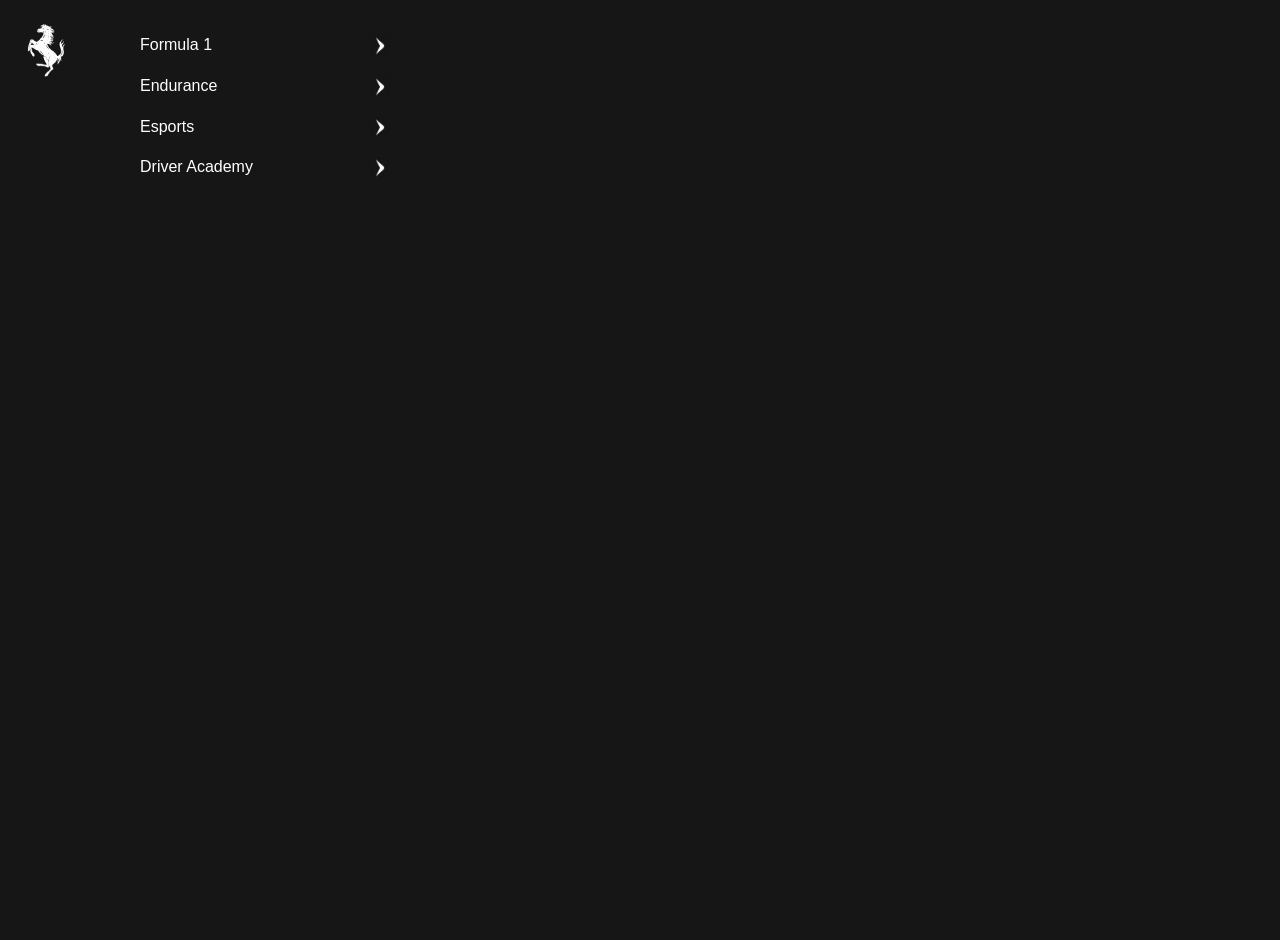
<file: racing.html>
<!DOCTYPE html>
<html lang="en">

<head>
    <meta charset="UTF-8">
    <meta name="viewport" content="width=device-width, initial-scale=1.0">
    <title>Ferrari Racing</title>
    <style>
        body {
            font-family: Arial, sans-serif;
            margin: 0;
            padding: 0;
            background-color: #171616;
            color: #fff;
        }

        .logo {
            position: absolute;
            top: 20px;
            left: 20px;
        }

        .logo img {
            width: 55px;
            height: auto;
        }


        .container {
            display: flex;
            height: 100vh;
            padding-left: 120px;
        }

        .sidebar {
            width: 250px;
            background-color: #171616;
            padding: 20px;
            color: #fff;
            height: 100%;
        }

        .sidebar ul {
            list-style: none;
            padding: 0;
        }

        .sidebar li {
            margin-bottom: 20px;
            cursor: pointer;
        }

        .sidebar a {
            color: #fff;
            text-decoration: none;
            font-size: 18px;
            display: block;
            padding: 10px 0;
            transition: color 0.3s ease;
        }

        .sidebar a:hover {
            color: #FF2800;
        }

        .dropdown {
            position: relative;
        }

        .dropdown-content {
            display: none;
            position: absolute;
            background-color: #171616;
            min-width: 160px;
            z-index: 1;
        }

        .dropdown-content a {
            padding: 12px 16px;
            color: #fff;
            display: block;
            text-decoration: none;
        }


        .sidebar ul li {
            display: flex;
            justify-content: space-between;
        }

        .dropdown:hover .dropdown-content {
            display: block;
        }

        .dropdown-column {
            width: 200px;
            background-color: #171616;
            padding: 20px;
            margin: 0 20px;
            position: relative;
            display: none;
        }

        .dropdown-column ul {
            list-style: none;
            padding: 0;
        }

        .ico {
            width: 20px;
            top: -1px;
            position: relative;
        }

        .dropdown-column a {
            color: #fff;
            text-decoration: none;
            font-size: 18px;
            display: block;
            padding: 10px 0;
            transition: color 0.3s ease;
        }

        .dropdown-column a:hover {
            color: #FF2800;
        }

        .image-container {
            flex-grow: 1;
            position: relative;
            display: none;

        }

        .image-container img {
            width: 100%;
            height: 100%;
            object-fit: cover;
        }

        li.dropdown::marker {
            content: none;
            display: none;
        }

        @media (max-width: 768px) {
            .container {
                flex-direction: column;
                padding-left: 0;
            }

            .sidebar {
                width: 100%;
                height: auto;
                margin-bottom: 20px;
            }

            .dropdown-column {
                width: 100%;
                margin: 0;
            }

            .image-container {
                width: 100%;
                height: 300px;
            }
        }
    </style>
</head>

<body>

    <div class="container">
        <div class="logo">
            <img src="ferrari-white-logo-png-701751694773093vgk42srnym-removebg-preview.png" alt="Ferrari Logo">
        </div>


        <div class="sidebar">
            <ul>
                <li data-target="f1">Formula 1 <img src="arrow.png" class="ico" alt="Arrow"
                        style="vertical-align: middle;"></li>
                <li data-target="endurance">Endurance <img src="arrow.png" class="ico" alt="Arrow"
                        style="vertical-align: middle;">
                </li>
                <li data-target="esports">Esports <img src="arrow.png" class="ico" alt="Arrow"
                        style="vertical-align: middle;"></li>
                <li data-target="driveracademy">Driver Academy <img src="arrow.png" class="ico" alt="Arrow"
                        style="vertical-align: middle;"></li>
            </ul>
        </div>


        <div class="dropdown-column" id="dropdown-f1">
            <ul>

                <h1> <a href="#">Formula 1</a></h1>
                <a href="index.html">Home</a>
                <a href="#">SF-25</a>
                <li class="dropdown">
                    <a href="#">Team<img src="downarrow.png" alt="Arrow"
                            style="margin-left: 5px; width: 16px; height: 16px;"></a>
                    <div class="dropdown-content">
                        <a href="#">Overview</a>
                        <a href="#">Charles Leclerc</a>
                        <a href="#"> Lewis Hamilton</a>
                        <a href=""> Frédéric Vasseur</a>
                    </div>
                </li>
                <a href="#">News</a>
                <a href="#">Races</a>
                <a href="#">Partners</a>
                <a href="#">Hospitality</a>
                <li class="dropdown">
                    <a href="#">Media Galleries<img src="downarrow.png" alt="Arrow"
                            style="margin-left: 5px; width: 16px; height: 16px;"></a>
                    <div class="dropdown-content">
                        <a href="#">Overview</a>
                        <a href="#">Photos</a>
                        <a href="#"> Videos</a>
                        <a href="">Cover Art</a>
                    </div>
                </li>
                <li class="dropdown">
                    <a href="#">History<img src="downarrow.png" alt="Arrow"
                            style="margin-left: 5px; width: 16px; height: 16px;"></a>
                    <div class="dropdown-content">
                        <a href="#">Overview</a>
                        <a href="#">Single seaters</a>
                        <a href="#"> Ferrari Champions</a>

                    </div>
                </li>
            </ul>
        </div>


        <div class="dropdown-column" id="dropdown-endurance">
            <h1> <a href="#">Endurance</a></h1>
            <li class="dropdown">
                <a href="#">Hypercar<img src="downarrow.png" alt="Arrow"
                        style="margin-left: 5px; width: 16px; height: 16px;"></a>
                <div class="dropdown-content">
                    <a href="index.html">Home</a>
                    <a href="">Ferrari 499P</a>
                    <a href="">Team</a>
                    <a href="">News</a>
                    <a href="">Races</a>
                    <a href="">Live Streaming</a>
                    <a href="">The Red Line</a>
                    <a href="">Media Gallery</a>
                    <a href="">Partners</a>

                </div>
            </li>
            <li class="dropdown">
                <a href="#">GT <img src="downarrow.png" alt="Arrow"
                        style="margin-left: 5px; width: 16px; height: 16px;"></a>
                <div class="dropdown-content">
                    <a href="index.html">Home</a>
                    <a href="">News</a>
                    <a href="">About Us</a>
                    <a href="">GT Series</a>
                    <a href="">Official Drivers</a>
                    <a href="">Cars</a>
                    <a href="">Media Gallery</a>
                    <a href="">Partners</a>
                </div>
            </li>
        </div>


        <div class="dropdown-column" id="dropdown-esports">
            <h1> <a href="#">Esports</a></h1>
            <a href="#">Overview</a>
            <a href="#">Team</a>
            <a href="#">News</a>
            <a href="#">Standings</a>
            <a href="#">Partners</a>
        </div>

        <div class="dropdown-column" id="dropdown-driveracademy">
            <h1> <a href="#">Driver Academy</a></h1>
            <a href="index.html">Home</a>
            <a href="#">Overview</a>
            <a href="#">Mission</a>
            <li class="dropdown">
                <a href="#">Drivers<img src="downarrow.png" alt="Arrow"
                        style="margin-left: 5px; width: 16px; height: 16px;"></a>
                <div class="dropdown-content">
                    <a href="">Overview</a>
                    <a href="">Noah Baglin</a>
                    <a href="">Dino Beganovic</a>
                    <a href="">Rafael Camara</a>
                    <a href="">Aurelia Nobels</a>
                    <a href="">Tuukka Taponen</a>
                    <a href="">Maya Weug</a>
                </div>
            </li>
            <li class="dropdown">
                <a href="#">Media Galleries<img src="downarrow.png" alt="Arrow"
                        style="margin-left: 5px; width: 16px; height: 16px;"></a>
                <div class="dropdown-content">
                    <a href="#">Overview</a>
                    <a href="#">Photos</a>
                    <a href="#"> Videos</a>
                </div>
            </li>
            <a href="#">News</a>
        </div>



        <div class="image-container" id="image-container-f1">
            <img src="1.avif" alt="Ferrari Racing Pit Stop" id="image-f1">
        </div>


        <div class="image-container" id="image-container-endurance">
            <img src="2.avif" alt="Ferrari Endurance Racing" id="image-endurance">
        </div>

        <div class="image-container" id="image-container-esports">
            <img src="3.avif" alt="Ferrari Esports Racing" id="image-esports">
        </div>

        <div class="image-container" id="image-container-driveracademy">
            <img src="4.avif" alt="Ferrari Esports Racing" id="image-driveracademy">
        </div>

    </div>

    <script>
        const sidebarItems = document.querySelectorAll('.sidebar li');
        const contentData = {
            f1: {
                imageContainer: document.getElementById('image-container-f1'),
                imageElement: document.getElementById('image-f1'),
                dropdown: document.getElementById('dropdown-f1')
            },
            endurance: {
                imageContainer: document.getElementById('image-container-endurance'),
                imageElement: document.getElementById('image-endurance'),
                dropdown: document.getElementById('dropdown-endurance')
            },
            esports: {
                imageContainer: document.getElementById('image-container-esports'),
                imageElement: document.getElementById('image-esports'),
                dropdown: document.getElementById('dropdown-esports')
            },
            driveracademy: {
                imageContainer: document.getElementById('image-container-driveracademy'),
                imageElement: document.getElementById('image-driveracademy'),
                dropdown: document.getElementById('dropdown-driveracademy')
            }
        };


        function hideAllContent() {
            Object.values(contentData).forEach(item => {
                if (item.imageContainer) item.imageContainer.style.display = 'none';
                if (item.dropdown) item.dropdown.style.display = 'none';
            });
        }


        sidebarItems.forEach(item => {
            item.addEventListener('mouseenter', () => {
                hideAllContent();
                const target = item.getAttribute('data-target');
                const content = contentData[target];
                if (content.imageContainer) content.imageContainer.style.display = 'block';
                if (content.dropdown) content.dropdown.style.display = 'block';
            });
        });
    </script>
</body>
</html>
</file>
<file: style2.css>
/* About Page Styles */
.about-hero {
    position: relative;
    width: 100%;
    height: 100vh;
    overflow: hidden;
  }
  
  .about-video video {
    position: absolute;
    top: 0;
    left: 0;
    width: 100%;
    height: 100%;
    object-fit: cover;
  }
  
  .about-overlay {
    position: absolute;
    top: 0;
    left: 0;
    width: 100%;
    height: 100%;
    background: rgba(0, 0, 0, 0.4);
  }
  
  .about-content {
    position: absolute;
    top: 50%;
    left: 50%;
    transform: translate(-50%, -50%);
    text-align: center;
    color: white;
    z-index: 10;
  }
  
  .about-content h1 {
    font-size: 4rem;
    font-weight: 600;
    margin-bottom: 1rem;
    text-transform: uppercase;
  }
  
  .about-content p {
    font-size: 1.5rem;
    font-weight: 300;
  }
  
  .about-history {
    padding: 100px 0;
    background-color: #fff;
  }
  
  .about-history h2 {
    font-size: 2.5rem;
    font-weight: 600;
    margin-bottom: 2rem;
    color: #ed1c24;
  }
  
  .about-history p {
    font-size: 1.1rem;
    line-height: 1.8;
    margin-bottom: 1.5rem;
    color: #333;
  }
  
  .read-more {
    color: #ed1c24;
    text-decoration: none;
    font-weight: 600;
    display: inline-block;
    margin-top: 1rem;
  }
  
  .read-more img {
    width: 20px;
    margin-left: 10px;
  }
  
  .about-mission {
    padding: 100px 0;
    background-color: #f8f8f8;
  }
  
  .about-mission h2 {
    font-size: 2.5rem;
    font-weight: 600;
    margin-bottom: 2rem;
    color: #ed1c24;
  }
  
  .mission-statement {
    font-size: 2rem;
    font-style: italic;
    margin-bottom: 1rem;
    color: #333;
  }
  
  .mission-author {
    font-size: 1.2rem;
    margin-bottom: 3rem;
    color: #666;
  }
  
  .mission-cards {
    margin-top: 50px;
  }
  
  .mission-card {
    background: white;
    padding: 30px;
    border-radius: 8px;
    box-shadow: 0 5px 15px rgba(0,0,0,0.1);
    height: 100%;
    transition: transform 0.3s ease;
  }
  
  .mission-card:hover {
    transform: translateY(-10px);
  }
  
  .mission-card i {
    font-size: 2.5rem;
    color: #ed1c24;
    margin-bottom: 1.5rem;
  }
  
  .mission-card h3 {
    font-size: 1.5rem;
    margin-bottom: 1rem;
    color: #333;
  }
  
  .mission-card p {
    font-size: 1rem;
    color: #666;
    line-height: 1.6;
  }
  
  .about-museum {
    padding: 0;
  }

  /* Navbar Styles */
header {
    z-index: 999;
    position: absolute;
    top: 0;
    left: 0;
    width: 100%;
    display: flex;
    align-items: center;
    justify-content: space-between;
    padding: 15px 10px;
    transition: 0.5s ease;
}

header .search {
    color: #fff;
    padding-right: 20px;
    font-size: 16px;
    font-weight: 500;
}

header .search a {
    color: #fff;
    text-decoration: none;
    transition: color 0.3s ease;
}

header .search a:hover {
    color: #f1f1f1;
}

header .brand img {
    width: 55px;
}

header .navigation {
    position: relative;
}

header .navigation .navigation-items {
    display: flex;
    justify-content: center;
    align-items: center;
}

header .navigation .navigation-items a {
    position: relative;
    color: #fff;
    font-size: 1em;
    font-weight: 500;
    text-decoration: none;
    margin-left: 40px;
    transition: 0.3s ease;
}

header .navigation .navigation-items .brand {
    padding-left: 5px;
}

header .navigation .navigation-items a:before {
    content: '';
    position: absolute;
    background: #fff;
    width: 0;
    height: 2px;
    bottom: -4px;
    left: 0;
    transition: 0.3s ease;
}

header .search a {
    font-weight: 500;
    position: relative;
}

header .search a:after {
    content: '';
    position: absolute;
    background: #fff;
    width: 0;
    height: 2px;
    bottom: -4px;
    left: 0;
    transition: 0.3s ease;
}

header .search a:hover:after {
    width: 100%;
}

header .navigation .navigation-items a:hover:before {
    width: 100%;
}

header .navigation .navigation-items a.active {
    color: #fff;
}

header .navigation .navigation-items a.active:before {
    width: 100%;
}

/* Adjust hero section to account for navbar */
.collections-hero {
    position: relative;
    width: 100%;
    height: 100vh;
    overflow: hidden;
    margin-top: 0; /* Remove any margin that might push it down */
}

/* Mobile View */
@media (max-width: 1040px) {
    header {
        padding: 12px 20px;
    }

    header .navigation {
        display: none;
    }

    .menu-btn {
        background: url(pn.png) no-repeat;
        background-size: 30px;
        background-position: center;
        width: 40px;
        height: 40px;
        cursor: pointer;
        transition: 0.3s ease;
    }
}
  
  .museum-image img {
    width: 100%;
    height: 100%;
    object-fit: cover;
  }
  
  .museum-content {
    padding: 75px;
    background-color: #ed1c24;
    color: white;
    height: 100%;
  }
  
  .museum-content h2 {
    font-size: 2.5rem;
    font-weight: 600;
    margin-bottom: 2rem;
  }
  
  .museum-content p {
    font-size: 1.1rem;
    line-height: 1.8;
    margin-bottom: 2rem;
  }
  
  .discover-btn {
    display: inline-block;
    padding: 12px 30px;
    background: transparent;
    color: white;
    border: 2px solid white;
    border-radius: 4px;
    text-decoration: none;
    font-weight: 600;
    transition: all 0.3s ease;
  }
  
  .discover-btn:hover {
    background: white;
    color: #ed1c24;
  }
  
  .about-leadership {
    padding: 100px 0;
    background-color: #fff;
  }
  
  .about-leadership h2 {
    font-size: 2.5rem;
    font-weight: 600;
    margin-bottom: 1rem;
    color: #ed1c24;
  }
  
  .leadership-intro {
    font-size: 1.2rem;
    color: #666;
    margin-bottom: 3rem;
  }
  
  .leadership-profiles {
    margin-top: 50px;
  }
  
  .profile-card {
    text-align: center;
  }
  
  .profile-card img {
    width: 100%;
    border-radius: 8px;
    margin-bottom: 1.5rem;
  }
  
  .profile-card h3 {
    font-size: 1.5rem;
    margin-bottom: 0.5rem;
    color: #333;
  }
  
  .profile-card p {
    font-size: 1rem;
    color: #666;
  }
  
  .about-numbers {
    padding: 100px 0;
    background-color: #f8f8f8;
  }
  
  .about-numbers h2 {
    font-size: 2.5rem;
    font-weight: 600;
    margin-bottom: 3rem;
    color: #ed1c24;
  }
  
  .stats-row {
    margin-top: 30px;
  }
  
  .stat-card {
    text-align: center;
    padding: 30px;
  }
  
  .stat-number {
    font-size: 3.5rem;
    font-weight: 700;
    color: #ed1c24;
    margin-bottom: 1rem;
  }
  
  .stat-label {
    font-size: 1.2rem;
    color: #333;
  }
  

  

/* News section starts here */
.news{
    background-color: #303030;
}
.news .container .row{
    justify-content: center;
}
.news h4{
    color: #fff;
    display: flex;
    justify-content: center;
    padding-top: 20px;
}
.news p{
    color: #fff;
    display: flex;
    justify-content: center;
    padding-top: 4px;
    font-size: 18px;
    font-family:'Segoe UI', Tahoma, Geneva, Verdana, sans-serif;
}
#newsbtn{
    display: flex;
    padding-top: 10px;
    justify-content: center;
}
.news .subscribe {
    background: radial-gradient(ellipse at bottom, #ed786f, #da291c);
    text-decoration: none;
    padding: 16.5px 79px;
    color: #fff;
    border: 0;
    font-family: 'Segoe UI', Tahoma, Geneva, Verdana, sans-serif;
    font-weight: 600;
    transition: background 1s ease, box-shadow 1s ease;
}

.news .subscribe:hover {
    background: radial-gradient(ellipse at bottom, #da291c, #b71c1c);
    box-shadow: 0 6px 8px rgba(0, 0, 0, 0.2);
}

/* News section ends here */


/* Footer starts here  */
.fotter{
    background-color: #181818;
}
#linkss{
    border-bottom: 1px solid #303030;
}
.fotter .row .col-2 ul li{
    list-style: none;
}
.fotter .row .col-2 ul{
    display: flex;
    flex-direction: column;
    align-items: center;
}
.fotter .row .col-2 ul li a{
    text-decoration: none;
    font-size: 12px;
    color: #fff;
}
.fotter .row .col-2 ul li{
    padding: 8px 0;
}

.container .row .social{
    display: flex;
    column-gap: 30px;
    justify-content: space-between;
    align-items: center;
    padding: 15px 60px;
}
.container .row .social p {
    margin-bottom: 0;
    position: relative;
    color: #fff;
    top: 1px;
}
.container .row .social i{
    color: #fff;
    font-size: 20px;
}
.copyright p{
    color: #646464;
    font-size: 10px;
    display: flex;
    text-align: center;
    justify-content: center;
}
/* footer ends here */

  /* Responsive adjustments */
  @media (max-width: 768px) {
    .about-content h1 {
      font-size: 2.5rem;
    }
    
    .about-content p {
      font-size: 1.2rem;
    }
    
    .museum-content {
      padding: 40px;
    }
    
    .mission-card, .profile-card {
      margin-bottom: 30px;
    }
    
    .stat-number {
      font-size: 2.5rem;
    }
  }
</file>
<file: style4.css>
/* Collections Page Styles */
.collections-hero {
    position: relative;
    width: 100%;
    height: 100vh;
    overflow: hidden;
  }
  
  .collections-video video {
    position: absolute;
    top: 0;
    left: 0;
    width: 100%;
    height: 100%;
    object-fit: cover;
  }
  
  .collections-overlay {
    position: absolute;
    top: 0;
    left: 0;
    width: 100%;
    height: 100%;
    background: rgba(0, 0, 0, 0.4);
  }
  
  .collections-content {
    position: absolute;
    top: 50%;
    left: 50%;
    transform: translate(-50%, -50%);
    text-align: center;
    color: white;
    z-index: 10;
  }
  
  .collections-content h1 {
    font-size: 4rem;
    font-weight: 600;
    margin-bottom: 1rem;
    text-transform: uppercase;
  }
  
  .collections-content p {
    font-size: 1.5rem;
    font-weight: 300;
  }
  
  .collections-menu {
    padding: 30px 0;
    background-color: #fff;
    border-bottom: 1px solid #eee;
  }
  
  .collections-nav {
    display: flex;
    justify-content: center;
    list-style: none;
    padding: 0;
    margin: 0;
  }
  
  .collections-nav li {
    margin: 0 15px;
  }
  
  .collections-nav a {
    color: #333;
    text-decoration: none;
    font-weight: 600;
    padding: 5px 0;
    position: relative;
    transition: color 0.3s ease;
  }
  
  .collections-nav a.active,
  .collections-nav a:hover {
    color: #ed1c24;
  }
  
  .collections-nav a.active:after,
  .collections-nav a:hover:after {
    content: '';
    position: absolute;
    bottom: 0;
    left: 0;
    width: 100%;
    height: 2px;
    background: #ed1c24;
  }
  
  .featured-products {
    padding: 80px 0;
    background-color: #fff;
  }
  
  .featured-products h2 {
    font-size: 2.5rem;
    font-weight: 600;
    margin-bottom: 1rem;
    color: #ed1c24;
  }
  
  .featured-intro {
    font-size: 1.2rem;
    color: #666;
    margin-bottom: 3rem;
  }
  
  .products-grid {
    margin-bottom: 50px;
  }
  
  .product-card {
    margin-bottom: 30px;
    position: relative;
    transition: transform 0.3s ease;
  }
  
  .product-card:hover {
    transform: translateY(-5px);
  }
  
  .product-image {
    position: relative;
    overflow: hidden;
  }
  
  .product-image img {
    width: 100%;
    height: 300px;
    display: block;
    transition: transform 0.5s ease;
  }
  
  .product-card:hover .product-image img {
    transform: scale(1.05);
  }
  
  .product-badge {
    position: absolute;
    top: 15px;
    right: 15px;
    background: #ed1c24;
    color: white;
    padding: 5px 10px;
    font-size: 0.8rem;
    font-weight: 600;
    border-radius: 3px;
    z-index: 2;
  }
  
  .product-actions {
    position: absolute;
    bottom: 0;
    left: 0;
    width: 100%;
    display: flex;
    justify-content: space-between;
    padding: 15px;
    opacity: 0;
    transition: opacity 0.3s ease;
    z-index: 2;
  }
  
  .product-card:hover .product-actions {
    opacity: 1;
  }
  
  .quick-view {
    background: white;
    color: #333;
    border: none;
    padding: 8px 15px;
    font-size: 0.8rem;
    font-weight: 600;
    border-radius: 3px;
    cursor: pointer;
    transition: background 0.3s ease;
  }
  
  .quick-view:hover {
    background: #f1f1f1;
  }
  
  .wishlist {
    background: white;
    color: #333;
    border: none;
    width: 36px;
    height: 36px;
    border-radius: 50%;
    display: flex;
    align-items: center;
    justify-content: center;
    cursor: pointer;
    transition: background 0.3s ease;
  }
  
  .wishlist:hover {
    background: #f1f1f1;
  }
  
  .product-info {
    padding: 20px 0;
  }
  
  .product-info h3 {
    font-size: 1.1rem;
    margin-bottom: 5px;
    color: #333;
  }
  
  .product-category {
    font-size: 0.9rem;
    color: #666;
    margin-bottom: 10px;
  }
  
  .product-price {
    font-size: 1.1rem;
    font-weight: 600;
    color: #333;
    margin-bottom: 15px;
  }
  
  .old-price {
    text-decoration: line-through;
    color: #999;
    margin-right: 10px;
  }
  
  .add-to-cart {
    width: 100%;
    padding: 10px;
    background: #ed1c24;
    color: white;
    border: none;
    border-radius: 3px;
    font-weight: 600;
    cursor: pointer;
    transition: background 0.3s ease;
  }
  
  .add-to-cart:hover {
    background: #c5161c;
  }
  
  .view-all-btn {
    display: inline-block;
    padding: 12px 30px;
    background: #ed1c24;
    color: white;
    border-radius: 4px;
    text-decoration: none;
    font-weight: 600;
    transition: background 0.3s ease;
  }
  
  .view-all-btn:hover {
    background: #c5161c;
  }
  
  .collections-banner {
    padding: 0;
  }
  
  .banner-image img {
    width: 100%;
    height: 100%;
    object-fit: cover;
  }
  
  .banner-content {
    padding: 80px;
    background-color: #f8f8f8;
    color: #333;
    height: 100%;
  }
  
  .banner-content h2 {
    font-size: 2.5rem;
    font-weight: 600;
    margin-bottom: 2rem;
    color: #ed1c24;
  }
  
  .banner-content p {
    font-size: 1.1rem;
    line-height: 1.8;
    margin-bottom: 2rem;
  }
  
  .discover-btn {
    display: inline-block;
    padding: 12px 30px;
    background: #ed1c24;
    color: white;
    border-radius: 4px;
    text-decoration: none;
    font-weight: 600;
    transition: background 0.3s ease;
  }
  
  .discover-btn:hover {
    background: #c5161c;
  }
  
  .collections-cta {
    padding: 100px 0;
    background-color: #fff;
  }
  
  .collections-cta h2 {
    font-size: 2.5rem;
    font-weight: 600;
    margin-bottom: 2rem;
    color: #ed1c24;
  }
  
  .collections-cta p {
    font-size: 1.1rem;
    line-height: 1.8;
    margin-bottom: 2rem;
    color: #333;
  }
  
  .store-locator-btn {
    display: inline-block;
    padding: 12px 30px;
    background: #ed1c24;
    color: white;
    border-radius: 4px;
    text-decoration: none;
    font-weight: 600;
    transition: background 0.3s ease;
  }
  
  .store-locator-btn:hover {
    background: #c5161c;
  }
  
  

/* News section starts here */
.news{
    background-color: #303030;
}
.news .container .row{
    justify-content: center;
}
.news h4{
    color: #fff;
    display: flex;
    justify-content: center;
    padding-top: 20px;
}
.news p{
    color: #fff;
    display: flex;
    justify-content: center;
    padding-top: 4px;
    font-size: 18px;
    font-family:'Segoe UI', Tahoma, Geneva, Verdana, sans-serif;
}
#newsbtn{
    display: flex;
    padding-top: 10px;
    justify-content: center;
}
.news .subscribe {
    background: radial-gradient(ellipse at bottom, #ed786f, #da291c);
    text-decoration: none;
    padding: 16.5px 79px;
    color: #fff;
    border: 0;
    font-family: 'Segoe UI', Tahoma, Geneva, Verdana, sans-serif;
    font-weight: 600;
    transition: background 1s ease, box-shadow 1s ease;
}

.news .subscribe:hover {
    background: radial-gradient(ellipse at bottom, #da291c, #b71c1c);
    box-shadow: 0 6px 8px rgba(0, 0, 0, 0.2);
}

/* News section ends here */


/* Footer starts here  */
.fotter{
    background-color: #181818;
}
#linkss{
    border-bottom: 1px solid #303030;
}
.fotter .row .col-2 ul li{
    list-style: none;
}
.fotter .row .col-2 ul{
    display: flex;
    flex-direction: column;
    align-items: center;
}
.fotter .row .col-2 ul li a{
    text-decoration: none;
    font-size: 12px;
    color: #fff;
}
.fotter .row .col-2 ul li{
    padding: 8px 0;
}

.container .row .social{
    display: flex;
    column-gap: 30px;
    justify-content: space-between;
    align-items: center;
    padding: 15px 60px;
}
.container .row .social p {
    margin-bottom: 0;
    position: relative;
    color: #fff;
    top: 1px;
}
.container .row .social i{
    color: #fff;
    font-size: 20px;
}
.copyright p{
    color: #646464;
    font-size: 10px;
    display: flex;
    text-align: center;
    justify-content: center;
}
/* footer ends here */

  /* Responsive adjustments */
  @media (max-width: 768px) {
    .collections-content h1 {
      font-size: 2.5rem;
    }
    
    .collections-content p {
      font-size: 1.2rem;
    }
    
    .collections-nav {
      flex-wrap: wrap;
    }
    
    .collections-nav li {
      margin: 5px 10px;
    }
    
    .banner-content {
      padding: 40px;
    }
    
    .product-actions {
      opacity: 1;
    }
  }


  /* Navbar Styles */
header {
    z-index: 999;
    position: absolute;
    top: 0;
    left: 0;
    width: 100%;
    display: flex;
    align-items: center;
    justify-content: space-between;
    padding: 15px 10px;
    transition: 0.5s ease;
}

header .search {
    color: #fff;
    padding-right: 20px;
    font-size: 16px;
    font-weight: 500;
}

header .search a {
    color: #fff;
    text-decoration: none;
    transition: color 0.3s ease;
}

header .search a:hover {
    color: #f1f1f1;
}

header .brand img {
    width: 55px;
}

header .navigation {
    position: relative;
}

header .navigation .navigation-items {
    display: flex;
    justify-content: center;
    align-items: center;
}

header .navigation .navigation-items a {
    position: relative;
    color: #fff;
    font-size: 1em;
    font-weight: 500;
    text-decoration: none;
    margin-left: 40px;
    transition: 0.3s ease;
}

header .navigation .navigation-items .brand {
    padding-left: 5px;
}

header .navigation .navigation-items a:before {
    content: '';
    position: absolute;
    background: #fff;
    width: 0;
    height: 2px;
    bottom: -4px;
    left: 0;
    transition: 0.3s ease;
}

header .search a {
    font-weight: 500;
    position: relative;
}

header .search a:after {
    content: '';
    position: absolute;
    background: #fff;
    width: 0;
    height: 2px;
    bottom: -4px;
    left: 0;
    transition: 0.3s ease;
}

header .search a:hover:after {
    width: 100%;
}

header .navigation .navigation-items a:hover:before {
    width: 100%;
}

header .navigation .navigation-items a.active {
    color: #fff;
}

header .navigation .navigation-items a.active:before {
    width: 100%;
}

/* Adjust hero section to account for navbar */
.collections-hero {
    position: relative;
    width: 100%;
    height: 100vh;
    overflow: hidden;
    margin-top: 0; /* Remove any margin that might push it down */
}

/* Mobile View */
@media (max-width: 1040px) {
    header {
        padding: 12px 20px;
    }

    header .navigation {
        display: none;
    }

    .menu-btn {
        background: url(pn.png) no-repeat;
        background-size: 30px;
        background-position: center;
        width: 40px;
        height: 40px;
        cursor: pointer;
        transition: 0.3s ease;
    }
}
</file>
<file: style5.css>
/* About Page Styles */
.about-hero {
    position: relative;
    width: 100%;
    height: 100vh;
    overflow: hidden;
  }
  
  .about-video video {
    position: absolute;
    top: 0;
    left: 0;
    width: 100%;
    height: 100%;
    object-fit: cover;
  }
  
  .about-overlay {
    position: absolute;
    top: 0;
    left: 0;
    width: 100%;
    height: 100%;
    background: rgba(0, 0, 0, 0.4);
  }
  
  .about-content {
    position: absolute;
    top: 50%;
    left: 50%;
    transform: translate(-50%, -50%);
    text-align: center;
    color: white;
    z-index: 10;
  }
  
  .about-content h1 {
    font-size: 4rem;
    font-weight: 600;
    margin-bottom: 1rem;
    text-transform: uppercase;
  }
  
  .about-content p {
    font-size: 1.5rem;
    font-weight: 300;
  }
  
  .about-history {
    padding: 100px 0;
    background-color: #fff;
  }
  
  .about-history h2 {
    font-size: 2.5rem;
    font-weight: 600;
    margin-bottom: 2rem;
    color: #ed1c24;
  }
  
  .about-history p {
    font-size: 1.1rem;
    line-height: 1.8;
    margin-bottom: 1.5rem;
    color: #333;
  }
  
  .read-more {
    color: #ed1c24;
    text-decoration: none;
    font-weight: 600;
    display: inline-block;
    margin-top: 1rem;
  }
  
  .read-more img {
    width: 20px;
    margin-left: 10px;
  }
  
  .about-mission {
    padding: 100px 0;
    background-color: #f8f8f8;
  }
  
  .about-mission h2 {
    font-size: 2.5rem;
    font-weight: 600;
    margin-bottom: 2rem;
    color: #ed1c24;
  }
  
  .mission-statement {
    font-size: 2rem;
    font-style: italic;
    margin-bottom: 1rem;
    color: #333;
  }
  
  .mission-author {
    font-size: 1.2rem;
    margin-bottom: 3rem;
    color: #666;
  }
  
  .mission-cards {
    margin-top: 50px;
  }
  
  .mission-card {
    background: white;
    padding: 30px;
    border-radius: 8px;
    box-shadow: 0 5px 15px rgba(0,0,0,0.1);
    height: 100%;
    transition: transform 0.3s ease;
  }
  
  .mission-card:hover {
    transform: translateY(-10px);
  }
  
  .mission-card i {
    font-size: 2.5rem;
    color: #ed1c24;
    margin-bottom: 1.5rem;
  }
  
  .mission-card h3 {
    font-size: 1.5rem;
    margin-bottom: 1rem;
    color: #333;
  }
  
  .mission-card p {
    font-size: 1rem;
    color: #666;
    line-height: 1.6;
  }
  
  .about-museum {
    padding: 0;
  }

  /* Navbar Styles */
header {
    z-index: 999;
    position: absolute;
    top: 0;
    left: 0;
    width: 100%;
    display: flex;
    align-items: center;
    justify-content: space-between;
    padding: 15px 10px;
    transition: 0.5s ease;
}

header .search {
    color: #fff;
    padding-right: 20px;
    font-size: 16px;
    font-weight: 500;
}

header .search a {
    color: #fff;
    text-decoration: none;
    transition: color 0.3s ease;
}

header .search a:hover {
    color: #f1f1f1;
}

header .brand img {
    width: 55px;
}

header .navigation {
    position: relative;
}

header .navigation .navigation-items {
    display: flex;
    justify-content: center;
    align-items: center;
}

header .navigation .navigation-items a {
    position: relative;
    color: #fff;
    font-size: 1em;
    font-weight: 500;
    text-decoration: none;
    margin-left: 40px;
    transition: 0.3s ease;
}

header .navigation .navigation-items .brand {
    padding-left: 5px;
}

header .navigation .navigation-items a:before {
    content: '';
    position: absolute;
    background: #fff;
    width: 0;
    height: 2px;
    bottom: -4px;
    left: 0;
    transition: 0.3s ease;
}

header .search a {
    font-weight: 500;
    position: relative;
}

header .search a:after {
    content: '';
    position: absolute;
    background: #fff;
    width: 0;
    height: 2px;
    bottom: -4px;
    left: 0;
    transition: 0.3s ease;
}

header .search a:hover:after {
    width: 100%;
}

header .navigation .navigation-items a:hover:before {
    width: 100%;
}

header .navigation .navigation-items a.active {
    color: #fff;
}

header .navigation .navigation-items a.active:before {
    width: 100%;
}

/* Adjust hero section to account for navbar */
.collections-hero {
    position: relative;
    width: 100%;
    height: 100vh;
    overflow: hidden;
    margin-top: 0; /* Remove any margin that might push it down */
}


/* Experiences Page Specific Styles */
.experience-intro {
    background-color: #fff;
    text-align: center;
  }
  
  .experience-intro h2 {
    font-size: 2.5rem;
    font-weight: 600;
    color: #000;
  }
  
  .experience-intro p {
    font-size: 1.2rem;
    color: #333;
    line-height: 1.6;
  }
  
  .experience-card {
    position: relative;
    overflow: hidden;
    border-radius: 8px;
    height: 100%;
    transition: transform 0.3s ease;
  }
  
  .experience-card:hover {
    transform: translateY(-5px);
  }
  
  .experience-image {
    position: relative;
    height: 100%;
  }
  
  .experience-image img {
    width: 100%;
    height: 100%;
    object-fit: cover;
  }
  
  .experience-overlay {
    position: absolute;
    top: 0;
    left: 0;
    width: 100%;
    height: 100%;
    background: rgba(237, 28, 36, 0.8);
    display: flex;
    align-items: center;
    justify-content: center;
    opacity: 0;
    transition: opacity 0.3s ease;
  }
  
  .experience-card:hover .experience-overlay {
    opacity: 1;
  }
  
  .overlay-content {
    text-align: center;
    padding: 20px;
    color: #fff;
  }
  
  .overlay-content h3 {
    font-size: 2rem;
    font-weight: 600;
    margin-bottom: 15px;
  }
  
  .overlay-content p {
    font-size: 1.1rem;
    margin-bottom: 20px;
  }
  
  .btn-experience {
    display: inline-block;
    background: transparent;
    color: #fff;
    padding: 10px 25px;
    border: 2px solid #fff;
    text-decoration: none;
    font-weight: 600;
    transition: all 0.3s ease;
  }
  
  .btn-experience:hover {
    background: #fff;
    color: #ed1c24;
  }
  
  .featured-experience {
    background: #f8f8f8;
  }
  
  .featured-experience h2 {
    font-size: 2.5rem;
    font-weight: 600;
    color: #000;
  }
  
  .featured-experience p {
    font-size: 1.2rem;
    color: #333;
    line-height: 1.6;
    margin-bottom: 30px;
  }
  
  .experience-features {
    margin-bottom: 30px;
  }
  
  .feature-item {
    display: flex;
    align-items: center;
    margin-bottom: 15px;
  }
  
  .feature-item i {
    color: #ed1c24;
    font-size: 1.5rem;
    margin-right: 15px;
  }
  
  .feature-item span {
    font-size: 1.1rem;
    color: #333;
  }
  
  .btn-book-now {
    display: inline-block;
    background: #ed1c24;
    color: #fff;
    padding: 15px 40px;
    text-decoration: none;
    font-weight: 600;
    border-radius: 4px;
    font-size: 1.1rem;
    transition: background 0.3s ease;
  }
  
  .btn-book-now:hover {
    background: #c5161c;
    color: #fff;
  }
  
  .testimonials {
    background: #fff;
  }
  
  .testimonials h2 {
    font-size: 2.5rem;
    font-weight: 600;
    color: #000;
  }
  
  .testimonial-card {
    background: #f8f8f8;
    border-radius: 8px;
    padding: 30px;
    height: 100%;
  }
  
  .testimonial-text p {
    font-size: 1.1rem;
    color: #333;
    line-height: 1.6;
    font-style: italic;
    margin-bottom: 20px;
  }
  
  .testimonial-author {
    display: flex;
    align-items: center;
  }
  
  .client-image {
    width: 60px;
    height: 60px;
    border-radius: 50%;
    object-fit: cover;
    margin-right: 15px;
  }
  
  .client-info h4 {
    font-size: 1.2rem;
    color: #000;
    margin-bottom: 5px;
  }
  
  .client-info p {
    font-size: 0.9rem;
    color: #666;
  }
  
  .newsletter-cta {
    background: #000;
    color: #fff;
  }
  
  .newsletter-cta h2 {
    font-size: 2.5rem;
    font-weight: 600;
  }
  
  .newsletter-cta p {
    font-size: 1.2rem;
    color: #ccc;
  }
  
  .newsletter-form {
    display: flex;
    max-width: 600px;
    margin: 0 auto;
  }
  
  .newsletter-form input {
    flex: 1;
    padding: 15px 20px;
    border: none;
    font-size: 1rem;
  }
  
  .newsletter-form button {
    background: #ed1c24;
    color: #fff;
    border: none;
    padding: 0 30px;
    font-weight: 600;
    cursor: pointer;
    transition: background 0.3s ease;
  }
  
  .newsletter-form button:hover {
    background: #c5161c;
  }
  
  /* Responsive adjustments */
  @media (max-width: 768px) {
    .experience-card {
      margin-bottom: 20px;
      height: 300px;
    }
    
    .featured-experience h2,
    .testimonials h2,
    .newsletter-cta h2 {
      font-size: 2rem;
    }
    
    .featured-experience p,
    .testimonials p,
    .newsletter-cta p {
      font-size: 1rem;
    }
    
    .newsletter-form {
      flex-direction: column;
    }
    
    .newsletter-form input,
    .newsletter-form button {
      width: 100%;
    }
    
    .newsletter-form button {
      padding: 15px;
      margin-top: 10px;
    }
  }
</file>
